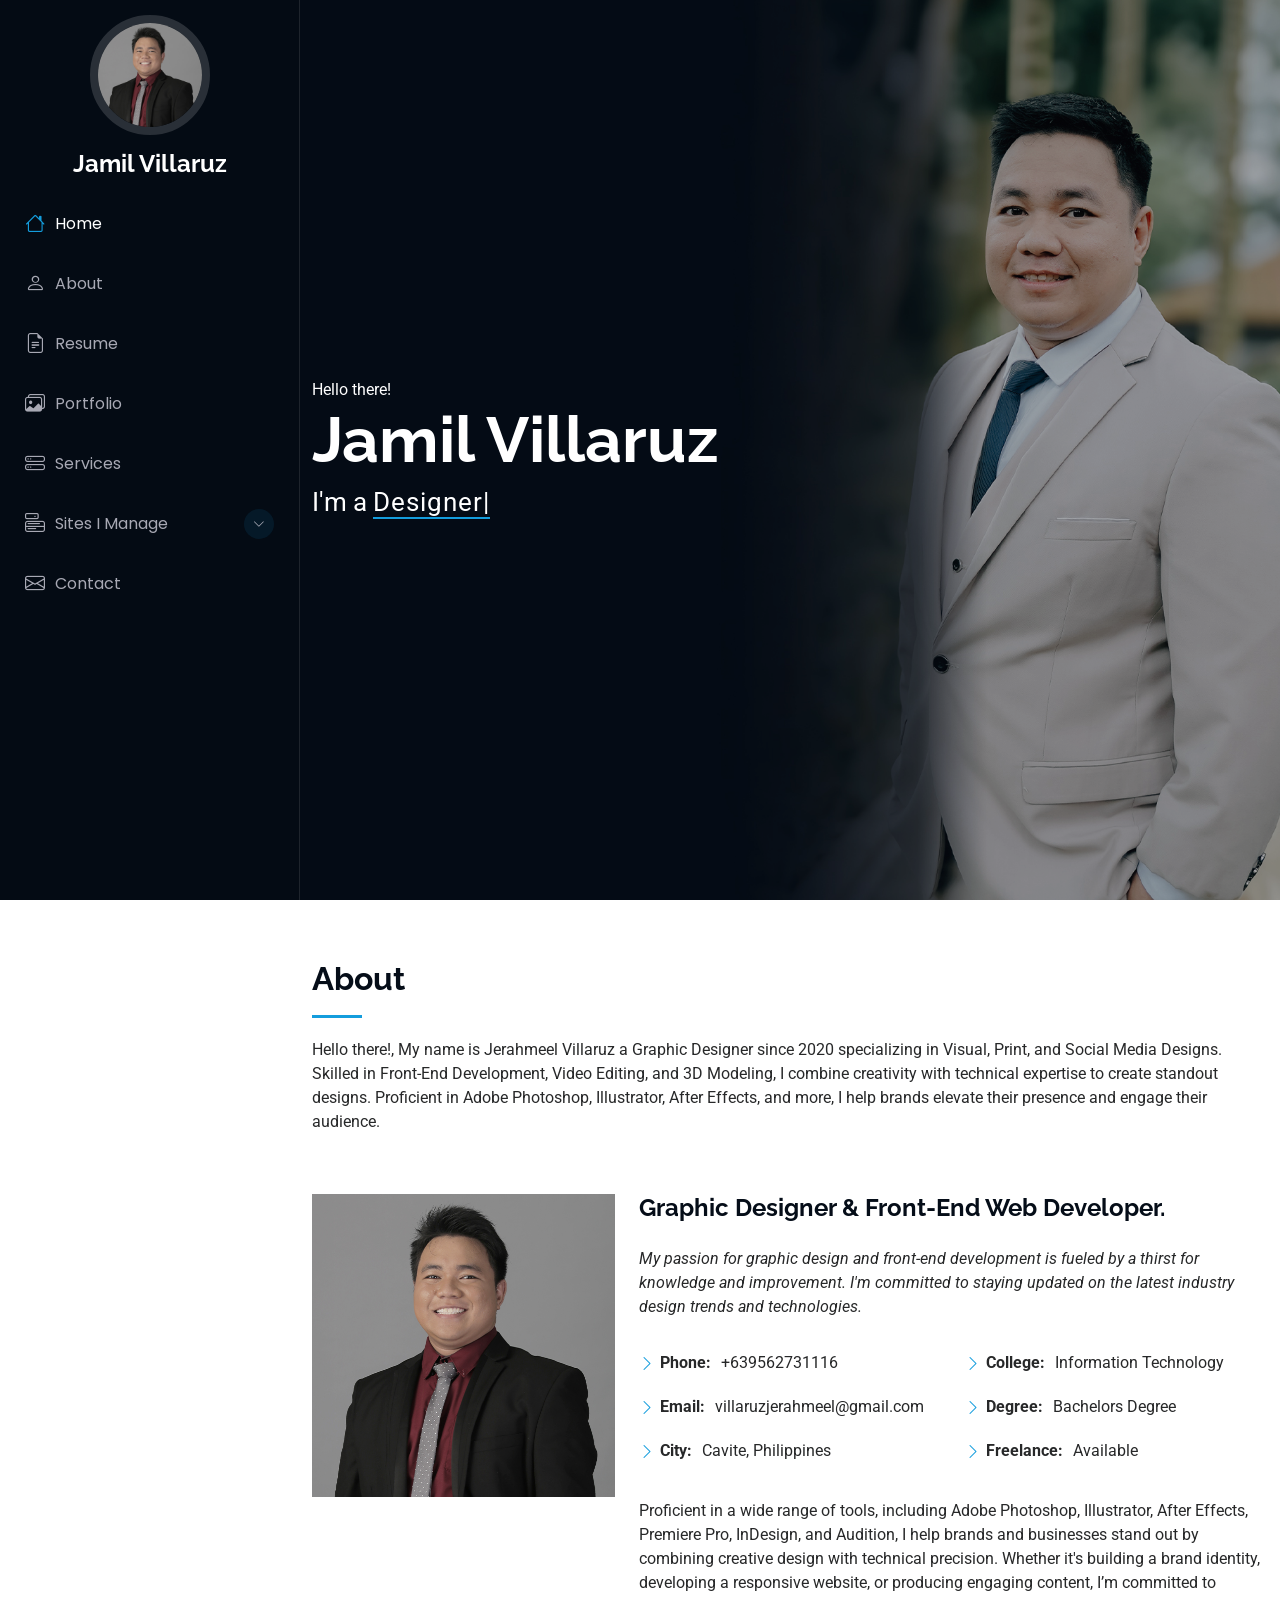
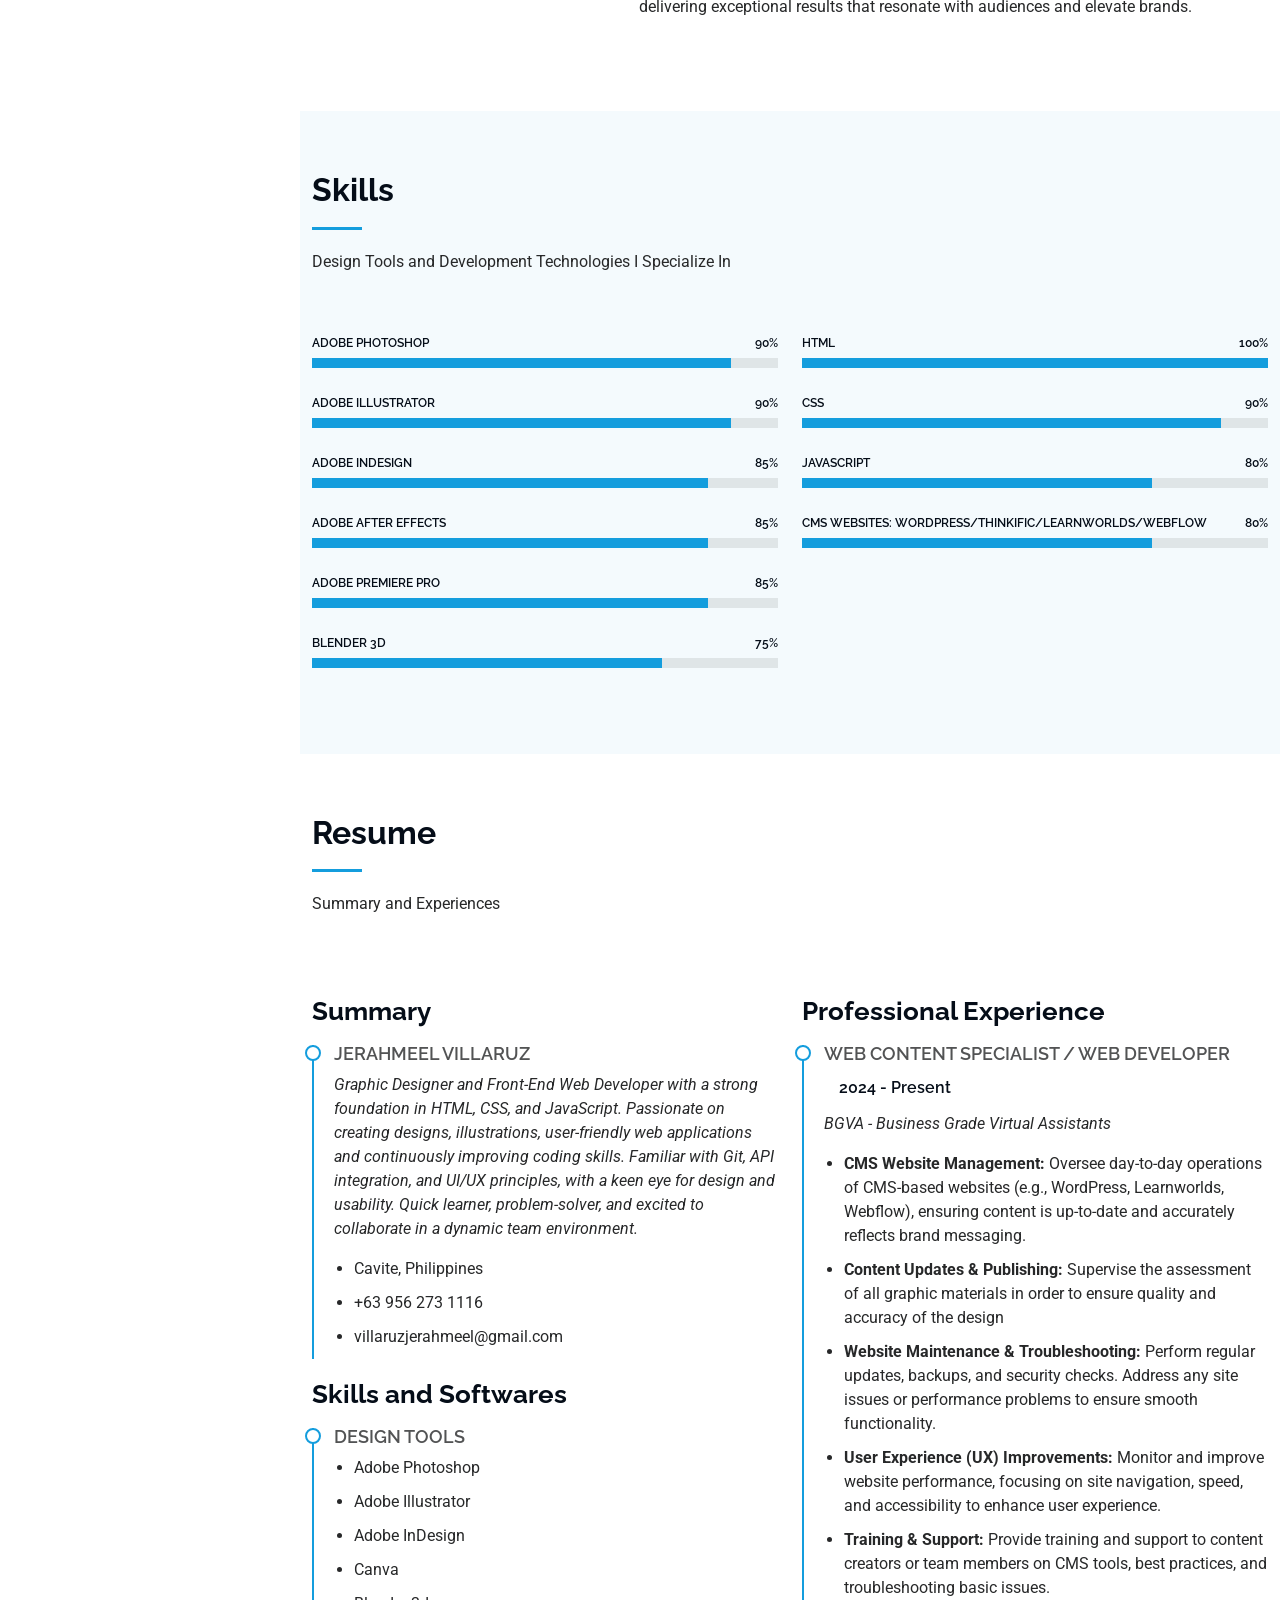
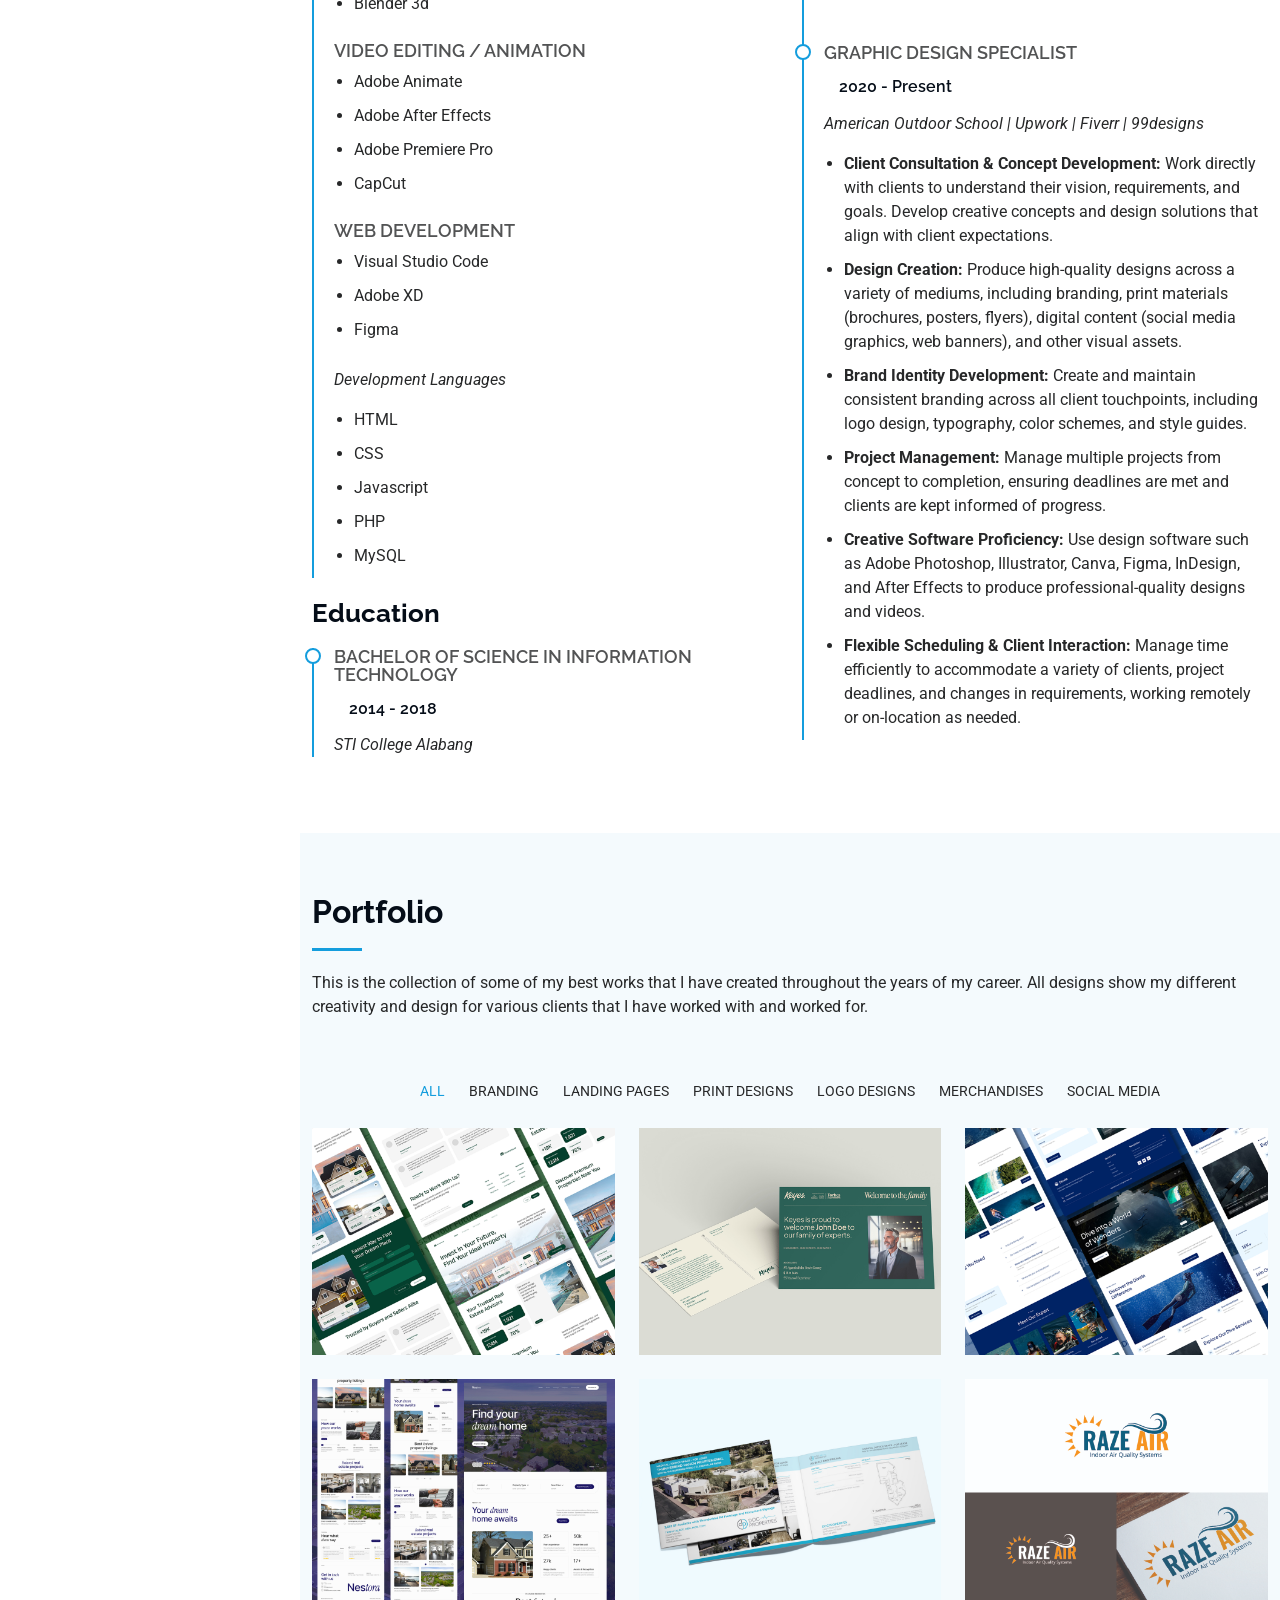
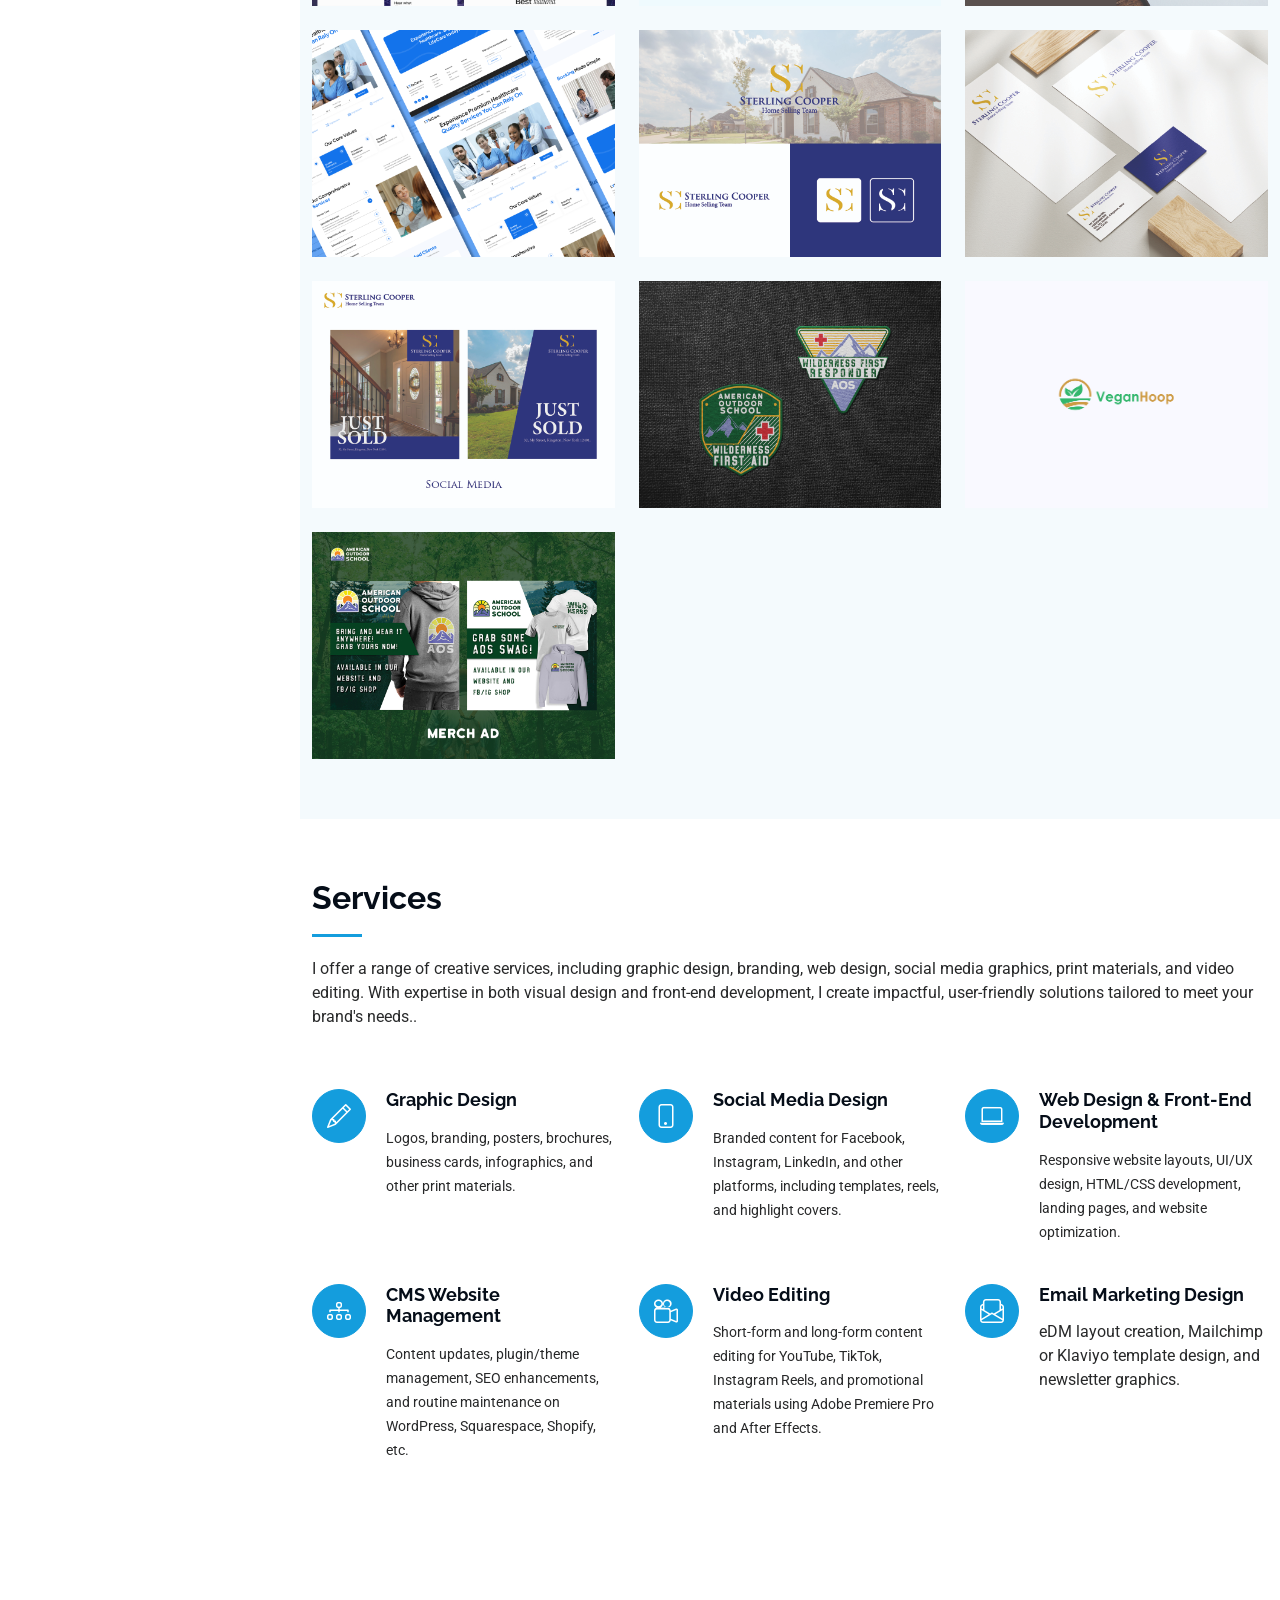
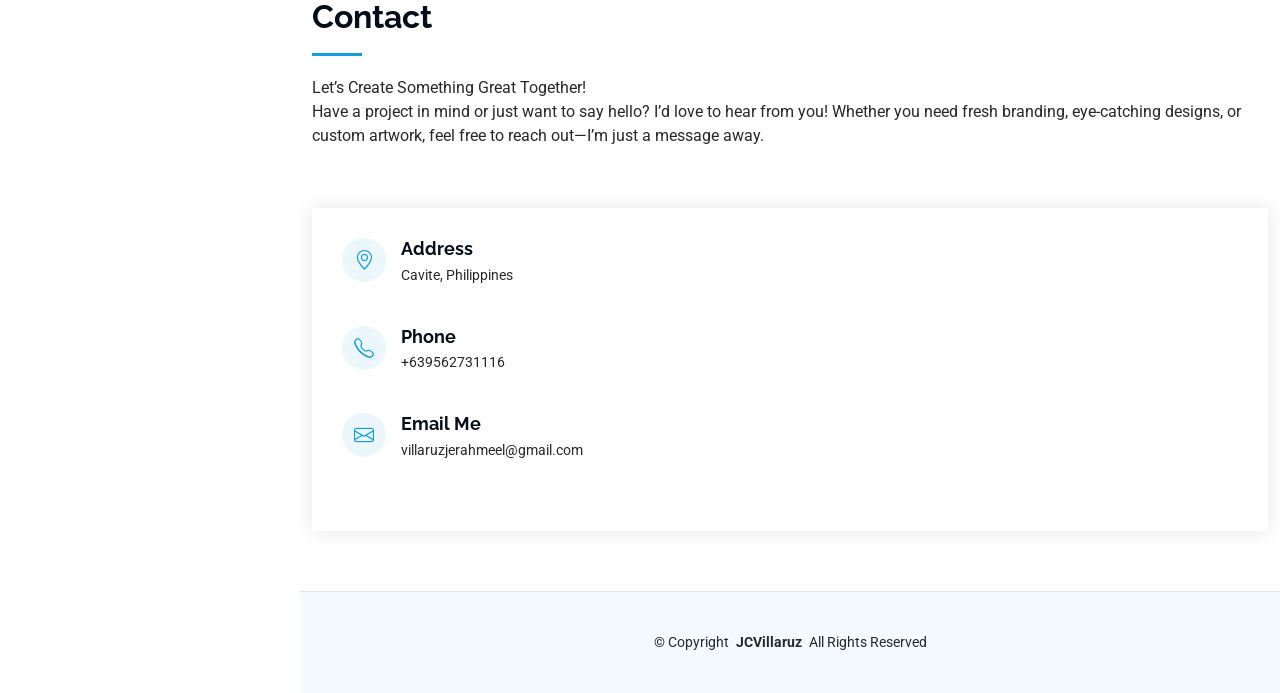
<file: index.html>
<!DOCTYPE html>
<html lang="en">

<head>
  <meta charset="utf-8">
  <meta content="width=device-width, initial-scale=1.0" name="viewport">
  <title>JCVillaruz CV</title>
  <meta content="" name="description">
  <meta content="" name="keywords">

  <!-- Favicons -->
  <link href="assets/img/favicon.png" rel="icon">
  <link href="assets/img/apple-touch-icon.png" rel="apple-touch-icon">

  <!-- Fonts -->
  <link href="https://fonts.googleapis.com" rel="preconnect">
  <link href="https://fonts.gstatic.com" rel="preconnect" crossorigin>
  <link
    href="https://fonts.googleapis.com/css2?family=Roboto:ital,wght@0,100;0,300;0,400;0,500;0,700;0,900;1,100;1,300;1,400;1,500;1,700;1,900&family=Poppins:ital,wght@0,100;0,200;0,300;0,400;0,500;0,600;0,700;0,800;0,900;1,100;1,200;1,300;1,400;1,500;1,600;1,700;1,800;1,900&family=Raleway:ital,wght@0,100;0,200;0,300;0,400;0,500;0,600;0,700;0,800;0,900;1,100;1,200;1,300;1,400;1,500;1,600;1,700;1,800;1,900&display=swap"
    rel="stylesheet">

  <!-- Vendor CSS Files -->
  <link href="assets/vendor/bootstrap/css/bootstrap.min.css" rel="stylesheet">
  <link href="assets/vendor/bootstrap-icons/bootstrap-icons.css" rel="stylesheet">
  <link href="assets/vendor/aos/aos.css" rel="stylesheet">
  <link href="assets/vendor/glightbox/css/glightbox.min.css" rel="stylesheet">
  <link href="assets/vendor/swiper/swiper-bundle.min.css" rel="stylesheet">

  <!-- Main CSS File -->
  <link href="assets/css/main.css" rel="stylesheet">

  <!-- =======================================================
  * Template Name: iPortfolio
  * Template URL: https://bootstrapmade.com/iportfolio-bootstrap-portfolio-websites-template/
  * Updated: Jun 29 2024 with Bootstrap v5.3.3
  * Author: BootstrapMade.com
  * License: https://bootstrapmade.com/license/
  ======================================================== -->
</head>

<body class="index-page">

  <header id="header" class="header dark-background d-flex flex-column">
    <i class="header-toggle d-xl-none bi bi-list"></i>

    <div class="profile-img">
      <img src="assets/img/my-profile-img.jpg" alt="" class="img-fluid rounded-circle">
    </div>

    <a href="index.html" class="logo d-flex align-items-center justify-content-center">
      <!-- Uncomment the line below if you also wish to use an image logo -->
      <!-- <img src="assets/img/logo.png" alt=""> -->
      <h1 class="sitename">Jamil Villaruz</h1>
    </a>

    <!-- <div class="social-links text-center">
      <a href="#" class="twitter"><i class="bi bi-twitter-x"></i></a>
      <a href="#" class="facebook"><i class="bi bi-facebook"></i></a>
      <a href="#" class="instagram"><i class="bi bi-instagram"></i></a>
      <a href="#" class="google-plus"><i class="bi bi-skype"></i></a>
      <a href="#" class="linkedin"><i class="bi bi-linkedin"></i></a>
    </div> -->

    <nav id="navmenu" class="navmenu">
      <ul>
        <li><a href="#hero" class="active"><i class="bi bi-house navicon"></i>Home</a></li>
        <li><a href="index.html#about"><i class="bi bi-person navicon"></i> About</a></li>
        <li><a href="index.html#resume"><i class="bi bi-file-earmark-text navicon"></i> Resume</a></li>
        <li><a href="index.html#portfolio"><i class="bi bi-images navicon"></i> Portfolio</a></li>
        <li><a href="index.html#services"><i class="bi bi-hdd-stack navicon"></i> Services</a></li>
        <li class="dropdown"><a href="#"><i class="bi bi-menu-button navicon"></i> <span>Sites I Manage</span> <i
              class="bi bi-chevron-down toggle-dropdown"></i></a>
          <ul>
            <li><a href="https://www.ipvnetwork.com/" target="_blank">IpvNetwork</a></li>
            <li><a href="https://www.conversationdesigninstitute.com/" target="_blank">CDI</a></li>
            <li><a href="https://www.madrideurosocceracademy.com/" target="_blank">MESA</a></li>
            <li><a href="https://americanoutdoorschool.thinkific.com/" target="_blank">AOS</a></li>
          </ul>
        </li>
        <li><a href="index.html#contact"><i class="bi bi-envelope navicon"></i> Contact</a></li>
      </ul>
    </nav>

  </header>

  <main class="main">

    <!-- Hero Section -->
    <section id="hero" class="hero section dark-background">

      <img src="assets/img/hero-bg.jpg" alt="" data-aos="fade-in" class="">

      <div class="container" data-aos="fade-up" data-aos-delay="100">
        <span>Hello there!</span>
        <h2>Jamil Villaruz</h2>
        <p>I'm a <span class="typed" data-typed-items="Designer, Developer, Freelancer"></span><span
            class="typed-cursor typed-cursor--blink" aria-hidden="true"></span><span
            class="typed-cursor typed-cursor--blink" aria-hidden="true"></span></p>
      </div>

    </section><!-- /Hero Section -->

    <!-- About Section -->
    <section id="about" class="about section">

      <!-- Section Title -->
      <div class="container section-title" data-aos="fade-up">
        <h2>About</h2>
        <p>Hello there!, My name is Jerahmeel Villaruz a Graphic Designer since 2020 specializing in
          Visual, Print, and Social Media Designs. Skilled in Front-End Development, Video Editing, and 3D Modeling, I
          combine creativity with technical expertise to create standout designs. Proficient in Adobe Photoshop,
          Illustrator, After Effects, and more, I help brands elevate their presence and engage their audience.</p>
      </div><!-- End Section Title -->

      <div class="container" data-aos="fade-up" data-aos-delay="100">

        <div class="row gy-4 justify-content-center">
          <div class="col-lg-4">
            <img src="assets/img/my-profile-img.jpg" class="img-fluid" alt="">
          </div>
          <div class="col-lg-8 content">
            <h2>Graphic Designer &amp; Front-End Web Developer.</h2>
            <p class="fst-italic py-3">
              My passion for graphic design and front-end development is fueled by a thirst for knowledge and
              improvement. I'm committed to staying updated on the latest industry design trends and technologies.
            </p>
            <div class="row">
              <div class="col-lg-6">
                <ul>
                  <li><i class="bi bi-chevron-right"></i> <strong>Phone:</strong> <span>+639562731116</span></li>
                  <li><i class="bi bi-chevron-right"></i> <strong>Email:</strong>
                    <span>villaruzjerahmeel@gmail.com</span>
                  </li>
                  <li><i class="bi bi-chevron-right"></i> <strong>City:</strong> <span>Cavite, Philippines</span></li>
                </ul>
              </div>
              <div class="col-lg-6">
                <ul>
                  <li><i class="bi bi-chevron-right"></i> <strong>College:</strong> <span>Information Technology</span>
                  </li>
                  <li><i class="bi bi-chevron-right"></i> <strong>Degree:</strong> <span>Bachelors Degree</span></li>

                  <li><i class="bi bi-chevron-right"></i> <strong>Freelance:</strong> <span>Available</span></li>
                </ul>
              </div>
            </div>
            <p class="py-3">
              Proficient in a wide range of tools, including Adobe Photoshop, Illustrator, After Effects, Premiere Pro,
              InDesign, and Audition, I help brands and businesses stand out by combining creative design with technical
              precision. Whether it's building a brand identity, developing a responsive website, or producing engaging
              content, I’m committed to delivering exceptional results that resonate with audiences and elevate brands.
            </p>
          </div>
        </div>

      </div>

    </section><!-- /About Section -->

    <!-- Skills Section -->
    <section id="skills" class="skills section light-background">

      <!-- Section Title -->
      <div class="container section-title" data-aos="fade-up">
        <h2>Skills</h2>
        <p>Design Tools and Development Technologies I Specialize In </p>
      </div><!-- End Section Title -->

      <div class="container" data-aos="fade-up" data-aos-delay="100">

        <div class="row skills-content skills-animation">

          <div class="col-lg-6">

            <div class="progress">
              <span class="skill"><span>Adobe Photoshop</span> <i class="val">90%</i></span>
              <div class="progress-bar-wrap">
                <div class="progress-bar" role="progressbar" aria-valuenow="90" aria-valuemin="0" aria-valuemax="100">
                </div>
              </div>
            </div><!-- End Skills Item -->

            <div class="progress">
              <span class="skill"><span>Adobe Illustrator</span> <i class="val">90%</i></span>
              <div class="progress-bar-wrap">
                <div class="progress-bar" role="progressbar" aria-valuenow="90" aria-valuemin="0" aria-valuemax="100">
                </div>
              </div>
            </div><!-- End Skills Item -->

            <div class="progress">
              <span class="skill"><span>Adobe InDesign</span> <i class="val">85%</i></span>
              <div class="progress-bar-wrap">
                <div class="progress-bar" role="progressbar" aria-valuenow="85" aria-valuemin="0" aria-valuemax="100">
                </div>
              </div>
            </div><!-- End Skills Item -->
            <div class="progress">
              <span class="skill"><span>Adobe After Effects</span> <i class="val">85%</i></span>
              <div class="progress-bar-wrap">
                <div class="progress-bar" role="progressbar" aria-valuenow="85" aria-valuemin="0" aria-valuemax="100">
                </div>
              </div>
            </div><!-- End Skills Item -->
            <div class="progress">
              <span class="skill"><span>Adobe Premiere Pro</span> <i class="val">85%</i></span>
              <div class="progress-bar-wrap">
                <div class="progress-bar" role="progressbar" aria-valuenow="85" aria-valuemin="0" aria-valuemax="100">
                </div>
              </div>
            </div><!-- End Skills Item -->
            <div class="progress">
              <span class="skill"><span>Blender 3d</span> <i class="val">75%</i></span>
              <div class="progress-bar-wrap">
                <div class="progress-bar" role="progressbar" aria-valuenow="75" aria-valuemin="0" aria-valuemax="100">
                </div>
              </div>
            </div><!-- End Skills Item -->

          </div>
          <div class="col-lg-6">

            <div class="progress">
              <span class="skill"><span>HTML</span> <i class="val">100%</i></span>
              <div class="progress-bar-wrap">
                <div class="progress-bar" role="progressbar" aria-valuenow="100" aria-valuemin="0" aria-valuemax="100">
                </div>
              </div>
            </div><!-- End Skills Item -->

            <div class="progress">
              <span class="skill"><span>CSS</span> <i class="val">90%</i></span>
              <div class="progress-bar-wrap">
                <div class="progress-bar" role="progressbar" aria-valuenow="90" aria-valuemin="0" aria-valuemax="100">
                </div>
              </div>
            </div><!-- End Skills Item -->

            <div class="progress">
              <span class="skill"><span>JavaScript</span> <i class="val">80%</i></span>
              <div class="progress-bar-wrap">
                <div class="progress-bar" role="progressbar" aria-valuenow="75" aria-valuemin="0" aria-valuemax="100">
                </div>
              </div>
            </div><!-- End Skills Item -->
            <div class="progress">
              <span class="skill"><span>CMS Websites: WordPress/Thinkific/Learnworlds/Webflow</span> <i
                  class="val">80%</i></span>
              <div class="progress-bar-wrap">
                <div class="progress-bar" role="progressbar" aria-valuenow="75" aria-valuemin="0" aria-valuemax="100">
                </div>
              </div>
            </div><!-- End Skills Item -->

          </div>
        </div>

      </div>

    </section><!-- /Skills Section -->

    <!-- Resume Section -->
    <section id="resume" class="resume section">

      <!-- Section Title -->
      <div class="container section-title" data-aos="fade-up">
        <h2>Resume</h2>
        <p>Summary and Experiences
        </p>
      </div><!-- End Section Title -->

      <div class="container">

        <div class="row">

          <div class="col-lg-6" data-aos="fade-up" data-aos-delay="100">
            <h3 class="resume-title">Summary</h3>

            <div class="resume-item pb-0">
              <h4>Jerahmeel Villaruz</h4>
              <p><em>Graphic Designer and Front-End Web Developer with a strong foundation in HTML, CSS, and
                  JavaScript. Passionate on creating designs, illustrations, user-friendly web applications and
                  continuously improving coding skills. Familiar with Git, API integration, and UI/UX principles,
                  with a keen eye for design and usability. Quick learner, problem-solver, and
                  excited to collaborate in a dynamic team environment.</em></p>
              <ul>
                <li>Cavite, Philippines</li>
                <li>+63 956 273 1116</li>
                <li>villaruzjerahmeel@gmail.com</li>
              </ul>
            </div><!-- Edn Resume Item -->

            <h3 class="resume-title">Skills and Softwares</h3>

            <div class="resume-item pb-0">
              <h4>Design Tools</h4>
              <ul>
                <li>Adobe Photoshop</li>
                <li>Adobe Illustrator</li>
                <li>Adobe InDesign</li>
                <li>Canva</li>
                <li>Blender 3d</li>
              </ul>
              <h4>Video Editing / Animation</h4>
              <ul>
                <li>Adobe Animate</li>
                <li>Adobe After Effects</li>
                <li>Adobe Premiere Pro</li>
                <li>CapCut</li>
              </ul>
              <h4>Web Development</h4>
              <ul>
                <li>Visual Studio Code</li>
                <li>Adobe XD</li>
                <li>Figma</li>
              </ul>
              <p><em>Development Languages</em></p>
              <ul>
                <li>HTML</li>
                <li>CSS</li>
                <li>Javascript</li>
                <li>PHP</li>
                <li>MySQL</li>
              </ul>
            </div><!-- Edn Resume Item -->

            <h3 class="resume-title">Education</h3>
            <div class="resume-item">
              <h4>Bachelor of Science in Information Technology</h4>
              <h5>2014 - 2018</h5>
              <p><em>STI College Alabang</em></p>
            </div><!-- Edn Resume Item -->
          </div>

          <div class="col-lg-6" data-aos="fade-up" data-aos-delay="200">
            <h3 class="resume-title">Professional Experience</h3>
            <div class="resume-item">
              <h4>Web Content Specialist / Web Developer</h4>
              <h5>2024 - Present</h5>
              <p><em>BGVA - Business Grade Virtual Assistants</em></p>
              <ul>
                <li><strong>CMS Website Management:</strong>
                  Oversee day-to-day operations of CMS-based websites (e.g., WordPress, Learnworlds, Webflow), ensuring
                  content is up-to-date and accurately reflects brand messaging.</li>
                <li><strong>Content Updates & Publishing:</strong>
                  Supervise the assessment of all graphic materials in order to ensure quality and accuracy of the
                  design</li>
                <li><strong>Website Maintenance & Troubleshooting:</strong>
                  Perform regular updates, backups, and security checks. Address any site issues or performance problems
                  to ensure smooth functionality.</li>
                <li><strong>User Experience (UX) Improvements:</strong>
                  Monitor and improve website performance, focusing on site navigation, speed, and accessibility to
                  enhance user experience.</li>
                <li><strong>Training & Support:</strong>
                  Provide training and support to content creators or team members on CMS tools, best practices, and
                  troubleshooting basic issues.</li>

              </ul>
            </div><!-- Edn Resume Item -->

            <div class="resume-item">
              <h4>Graphic Design Specialist</h4>
              <h5>2020 - Present</h5>
              <p><em>American Outdoor School | Upwork | Fiverr | 99designs</em></p>
              <ul>
                <li><strong>Client Consultation & Concept Development:</strong>
                  Work directly with clients to understand their vision, requirements, and goals. Develop creative
                  concepts and design solutions that align with client expectations.</li>
                <li><strong>Design Creation:</strong>
                  Produce high-quality designs across a variety of mediums, including branding, print materials
                  (brochures, posters, flyers), digital content (social media graphics, web banners), and other visual
                  assets.</li>
                <li><strong>Brand Identity Development:</strong>
                  Create and maintain consistent branding across all client touchpoints, including logo design,
                  typography, color schemes, and style guides.</li>
                <li><strong>Project Management:</strong>
                  Manage multiple projects from concept to completion, ensuring deadlines are met and clients are kept
                  informed of progress.</li>
                <li><strong>Creative Software Proficiency:</strong>
                  Use design software such as Adobe Photoshop, Illustrator, Canva, Figma, InDesign, and After Effects to
                  produce professional-quality designs and videos.</li>
                <li><strong>Flexible Scheduling & Client Interaction:</strong>
                  Manage time efficiently to accommodate a variety of clients, project deadlines, and changes in
                  requirements, working remotely or on-location as needed.</li>

              </ul>
            </div><!-- Edn Resume Item -->

          </div>

        </div>

      </div>

    </section><!-- /Resume Section -->

    <!-- Portfolio Section -->
    <section id="portfolio" class="portfolio section light-background">

      <!-- Section Title -->
      <div class="container section-title" data-aos="fade-up">
        <h2>Portfolio</h2>
        <p>This is the collection of some of my best works that I have created throughout
          the years of my career. All designs show my different creativity and design for
          various clients that I have worked with and worked for.</p>
      </div><!-- End Section Title -->

      <div class="container">

        <div class="isotope-layout" data-default-filter="*" data-layout="masonry" data-sort="original-order">

          <ul class="portfolio-filters isotope-filters" data-aos="fade-up" data-aos-delay="100">
            <li data-filter="*" class="filter-active">All</li>
            <li data-filter=".filter-branding">Branding</li>
            <li data-filter=".filter-landing-pages">Landing Pages</li>
            <li data-filter=".filter-print-designs">Print Designs</li>
            <li data-filter=".filter-logo-designs">Logo Designs</li>
            <li data-filter=".filter-merchandises">Merchandises</li>
            <li data-filter=".filter-social-media">Social Media</li>
          </ul><!-- End Portfolio Filters -->

          <div class="row gy-4 isotope-container" data-aos="fade-up" data-aos-delay="200">

            <!-- Landing Page 1 -->
            <div class="col-lg-4 col-md-6 portfolio-item isotope-item filter-landing-pages">
              <div class="portfolio-content h-100">
                <img src="assets/img/portfolio/landing-page-3.jpg" class="img-fluid" alt="">
                <div class="portfolio-info">
                  <h4>Landing Page</h4>
                  <p>HexanaHomes Real Estate</p>
                  <a href="assets/img/portfolio/HexanaHouse_landing page.jpg" title=""
                    data-gallery="portfolio-gallery-logo-designs" class="glightbox preview-link"><i
                      class="bi bi-zoom-in"></i></a>
                </div>
              </div>
            </div><!-- End Landing Page 1-->

            <!-- Keyes -->
            <div class="col-lg-4 col-md-6 portfolio-item isotope-item filter-branding">
              <div class="portfolio-content h-100">
                <img src="assets/img/Keyes/Keyes-postcard-2.jpg" class="img-fluid" alt="">
                <div class="portfolio-info">
                  <h4>BRANDING</h4>
                  <p>The KEYES Company</p>
                  <a href="assets/img/Keyes/Keyes-postcard-2.jpg" data-gallery="portfolio-gallery-branding"
                    class="glightbox preview-link-2"><i class="bi bi-zoom-in"></i></a>
                  <a href="portfolio-keyes.html" title="More Details" class="details-link-2"><i
                      class="bi bi-link-45deg"></i></a>
                </div>
              </div>
            </div><!-- End Keyes -->

            <!-- Landing Page 2 -->
            <div class="col-lg-4 col-md-6 portfolio-item isotope-item filter-landing-pages">
              <div class="portfolio-content h-100">
                <img src="assets/img/portfolio/landing-page-2.jpg" class="img-fluid" alt="">
                <div class="portfolio-info">
                  <h4>Landing Page</h4>
                  <p>DiveIn Diving</p>
                  <a href="assets/img/portfolio/DiveIn_Landing page.jpg" title=""
                    data-gallery="portfolio-gallery-logo-designs" class="glightbox preview-link"><i
                      class="bi bi-zoom-in"></i></a>
                </div>
              </div>
            </div><!-- End Landing Page 2-->

            <!-- Landing Page 2 -->
            <div class="col-lg-4 col-md-6 portfolio-item isotope-item filter-landing-pages">
              <div class="portfolio-content h-100">
                <img src="assets/img/portfolio/landing-page4.jpg" class="img-fluid" alt="">
                <div class="portfolio-info">
                  <h4>Landing Page</h4>
                  <p>Nestora Real Estate</p>
                  <a href="assets/img/portfolio/Nestora_LandingPage.jpg" title=""
                    data-gallery="portfolio-gallery-logo-designs" class="glightbox preview-link"><i
                      class="bi bi-zoom-in"></i></a>
                </div>
              </div>
            </div><!-- End Landing Page 2-->

            <!-- Doc properties -->
            <div class="col-lg-4 col-md-6 portfolio-item isotope-item filter-branding">
              <div class="portfolio-content h-100">
                <img src="assets/img/docproperties/docproperties-1.png" class="img-fluid" alt="">
                <div class="portfolio-info">
                  <h4>BRANDING</h4>
                  <p>DOCPROPERTIES</p>
                  <a href="assets/img/docproperties/docproperties-1.jpg" title="DOCPROPERTIES"
                    data-gallery="portfolio-gallery-branding" class="glightbox preview-link-2"><i
                      class="bi bi-zoom-in"></i></a>
                  <a href="portfolio-docproperties.html" title="More Details" class="details-link-2"><i
                      class="bi bi-link-45deg"></i></a>
                </div>
              </div>
            </div><!-- End Portfolio Item -->

            <!-- Logo Design 1 -->
            <div class="col-lg-4 col-md-6 portfolio-item isotope-item filter-logo-designs">
              <div class="portfolio-content h-100">
                <img src="assets/img/portfolio/logo-design-1.jpg" class="img-fluid" alt="">
                <div class="portfolio-info">
                  <h4>Logo Design</h4>
                  <p>Raze Air Logo Design</p>
                  <a href="assets/img/portfolio/logo-design-1.jpg" title=""
                    data-gallery="portfolio-gallery-logo-designs" class="glightbox preview-link"><i
                      class="bi bi-zoom-in"></i></a>
                </div>
              </div>
            </div><!-- End Logo Design 1-->

            

            <!-- Landing Page 1 -->
            <div class="col-lg-4 col-md-6 portfolio-item isotope-item filter-landing-pages">
              <div class="portfolio-content h-100">
                <img src="assets/img/portfolio/landing-page-1.jpg" class="img-fluid" alt="">
                <div class="portfolio-info">
                  <h4>Landing Page</h4>
                  <p>LifeCare Healthcare</p>
                  <a href="assets/img/portfolio/LifeCare_landing page.png" title=""
                    data-gallery="portfolio-gallery-logo-designs" class="glightbox preview-link"><i
                      class="bi bi-zoom-in"></i></a>
                </div>
              </div>
            </div><!-- End Landing Page 1-->

            <!-- Logo Design 2 -->
            <div class="col-lg-4 col-md-6 portfolio-item isotope-item filter-logo-designs">
              <div class="portfolio-content h-100">
                <img src="assets/img/portfolio/logo-design-2.jpg" class="img-fluid" alt="">
                <div class="portfolio-info">
                  <h4>Logo Design</h4>
                  <p>Sterling Cooper Logo Design</p>
                  <a href="assets/img/portfolio/logo-design-2.jpg" title=""
                    data-gallery="portfolio-gallery-logo-designs" class="glightbox preview-link"><i
                      class="bi bi-zoom-in"></i></a>
                </div>
              </div>
            </div><!-- End Logo Design 2-->

            <!-- Print Design 1 -->
            <div class="col-lg-4 col-md-6 portfolio-item isotope-item filter-print-designs">
              <div class="portfolio-content h-100">
                <img src="assets/img/portfolio/print-design-1.jpg" class="img-fluid" alt="">
                <div class="portfolio-info">
                  <h4>Print Design</h4>
                  <p>Sterling Cooper Stationaries</p>
                  <a href="assets/img/portfolio/print-design-1.jpg" title=""
                    data-gallery="portfolio-gallery-print-designs" class="glightbox preview-link"><i
                      class="bi bi-zoom-in"></i></a>
                </div>
              </div>
            </div><!-- End Portfolio Item -->

            <!-- social media design 1 -->
            <div class="col-lg-4 col-md-6 portfolio-item isotope-item filter-social-media">
              <div class="portfolio-content h-100">
                <img src="assets/img/portfolio/social-media-1.jpg" class="img-fluid" alt="">
                <div class="portfolio-info">
                  <h4>Print Design</h4>
                  <p>Sterling Cooper Social Media</p>
                  <a href="assets/img/portfolio/social-media-1.jpg" title=""
                    data-gallery="portfolio-gallery-social-media" class="glightbox preview-link"><i
                      class="bi bi-zoom-in"></i></a>
                </div>
              </div>
            </div><!-- End Portfolio Item -->

            <!-- AOS -->
            <div class="col-lg-4 col-md-6 portfolio-item isotope-item filter-merchandises">
              <div class="portfolio-content h-100">
                <img src="assets/img/portfolio/embroidery-1.jpg" class="img-fluid" alt="">
                <div class="portfolio-info">
                  <h4>Merchandises</h4>
                  <p>AOS Embroided Badges</p>
                  <a href="assets/img/portfolio/embroidery-1.jpg" title=""
                    data-gallery="portfolio-gallery-merchandises" class="glightbox preview-link"><i
                      class="bi bi-zoom-in"></i></a>
                </div>
              </div>
            </div><!-- End Keyes -->

            <!-- Logofolio -->
            <div class="col-lg-4 col-md-6 portfolio-item isotope-item filter-logo-designs">
              <div class="portfolio-content h-100">
                <img src="assets/img/portfolio/LogoFolio-vol-2.gif" class="img-fluid" alt="">
                <div class="portfolio-info">
                  <h4>Logo Design</h4>
                  <p>Logofolio 2</p>
                  <a href="assets/img/portfolio/LogoFolio-vol-2.gif" title=""
                    data-gallery="portfolio-gallery-merchandises" class="glightbox preview-link"><i
                      class="bi bi-zoom-in"></i></a>
                </div>
              </div>
            </div><!-- End Logofolio -->

             <!-- Logo Design 2 -->
            <div class="col-lg-4 col-md-6 portfolio-item isotope-item filter-merchandises filter-social-media">
              <div class="portfolio-content h-100">
                <img src="assets/img/portfolio/merch-1.jpg" class="img-fluid" alt="">
                <div class="portfolio-info">
                  <h4>Merch Ad</h4>
                  <p>American Outdoor School</p>
                  <a href="assets/img/portfolio/merch-1.jpg" title=""
                    data-gallery="portfolio-gallery-logo-designs" class="glightbox preview-link"><i
                      class="bi bi-zoom-in"></i></a>
                </div>
              </div>
            </div><!-- End Logo Design 2-->

          </div><!-- End Portfolio Container -->

        </div>

      </div>

    </section><!-- /Portfolio Section -->

    <!-- Services Section -->
    <section id="services" class="services section">

      <!-- Section Title -->
      <div class="container section-title" data-aos="fade-up">
        <h2>Services</h2>
        <p>I offer a range of creative services, including graphic design, branding, web design, social media graphics,
          print materials, and video editing. With expertise in both visual design and front-end development, I create
          impactful, user-friendly solutions tailored to meet your brand's needs..</p>
      </div><!-- End Section Title -->

      <div class="container">

        <div class="row gy-4">

          <div class="col-lg-4 col-md-6 service-item d-flex" data-aos="fade-up" data-aos-delay="100">
            <div class="icon flex-shrink-0"><i class="bi bi-pencil"></i></div>
            <div>
              <h4 class="title">Graphic Design</h4>
              <p class="description">Logos, branding, posters, brochures, business cards, infographics, and other print
                materials.</p>
            </div>
          </div>
          <!-- End Service Item -->

          <div class="col-lg-4 col-md-6 service-item d-flex" data-aos="fade-up" data-aos-delay="200">
            <div class="icon flex-shrink-0"><i class="bi bi-phone"></i></div>
            <div>
              <h4 class="title">Social Media Design</h4>
              <p class="description">Branded content for Facebook, Instagram, LinkedIn, and other platforms, including
                templates, reels, and highlight covers.</p>
            </div>
          </div><!-- End Service Item -->

          <div class="col-lg-4 col-md-6 service-item d-flex" data-aos="fade-up" data-aos-delay="300">
            <div class="icon flex-shrink-0"><i class="bi bi-laptop"></i></div>
            <div>
              <h4 class="title">Web Design & Front-End Development</h4>
              <p class="description">Responsive website layouts, UI/UX design, HTML/CSS development, landing pages, and
                website optimization.</p>
            </div>
          </div><!-- End Service Item -->

          <div class="col-lg-4 col-md-6 service-item d-flex" data-aos="fade-up" data-aos-delay="400">
            <div class="icon flex-shrink-0"><i class="bi bi-diagram-3"></i></div>
            <div>
              <h4 class="title">CMS Website Management</h4>
              <p class="description">Content updates, plugin/theme management, SEO enhancements, and routine maintenance
                on WordPress, Squarespace, Shopify, etc.</p>
            </div>
          </div><!-- End Service Item -->

          <div class="col-lg-4 col-md-6 service-item d-flex" data-aos="fade-up" data-aos-delay="500">
            <div class="icon flex-shrink-0"><i class="bi bi-camera-reels"></i></div>
            <div>
              <h4 class="title">Video Editing</h4>
              <p class="description">Short-form and long-form content editing for YouTube, TikTok, Instagram Reels, and
                promotional materials using Adobe Premiere Pro and After Effects.</p>
            </div>
          </div><!-- End Service Item -->

          <div class="col-lg-4 col-md-6 service-item d-flex" data-aos="fade-up" data-aos-delay="600">
            <div class="icon flex-shrink-0"><i class="bi bi-envelope-paper"></i></div>
            <div>
              <h4 class="title">Email Marketing Design</h4>
              <p class="descriptio">eDM layout creation, Mailchimp or Klaviyo template design, and newsletter graphics.
              </p>
            </div>
          </div><!-- End Service Item -->

        </div>

      </div>

    </section><!-- /Services Section -->

    <!-- Contact Section -->
    <section id="contact" class="contact section">

      <!-- Section Title -->
      <div class="container section-title" data-aos="fade-up">
        <h2>Contact</h2>
        <p>Let’s Create Something Great Together!<br>
          Have a project in mind or just want to say hello? I’d love to hear from you! Whether you need fresh branding,
          eye-catching designs, or custom artwork, feel free to reach out—I’m just a message away.</p>
      </div><!-- End Section Title -->

      <div class="container" data-aos="fade-up" data-aos-delay="100">

        <div class="row gy-4">

          <div class="col-lg-12">

            <div class="info-wrap">
              <div class="info-item d-flex" data-aos="fade-up" data-aos-delay="200">
                <i class="bi bi-geo-alt flex-shrink-0"></i>
                <div>
                  <h3>Address</h3>
                  <p>Cavite, Philippines</p>
                </div>
              </div><!-- End Info Item -->

              <div class="info-item d-flex" data-aos="fade-up" data-aos-delay="300">
                <i class="bi bi-telephone flex-shrink-0"></i>
                <div>
                  <h3>Phone</h3>
                  <p>+639562731116</p>
                </div>
              </div><!-- End Info Item -->

              <div class="info-item d-flex" data-aos="fade-up" data-aos-delay="400">
                <i class="bi bi-envelope flex-shrink-0"></i>
                <div>
                  <h3>Email Me</h3>
                  <p>villaruzjerahmeel@gmail.com</p>
                </div>
              </div><!-- End Info Item -->

              <!-- <iframe
                src="https://www.google.com/maps/embed?pb=!1m18!1m12!1m3!1d247469.21789742296!2d120.72598905853044!3d14.270329452452014!2m3!1f0!2f0!3f0!3m2!1i1024!2i768!4f13.1!3m3!1m2!1s0x3397d4eae8163c71%3A0xf0c4d0843bdde727!2sCavite!5e0!3m2!1sen!2sph!4v1744718358817!5m2!1sen!2sph"
                frameborder="0" style="border:0; width: 100%; height: 270px;" allowfullscreen="" loading="lazy"
                referrerpolicy="no-referrer-when-downgrade"></iframe> -->

            </div>
          </div>

          <!-- <div class="col-lg-7">
            <form action="forms/contact.php" method="post" class="php-email-form" data-aos="fade-up"
              data-aos-delay="200">
              <div class="row gy-4">

                <div class="col-md-6">
                  <label for="name-field" class="pb-2">Your Name</label>
                  <input type="text" name="name" id="name-field" class="form-control" required="">
                </div>

                <div class="col-md-6">
                  <label for="email-field" class="pb-2">Your Email</label>
                  <input type="email" class="form-control" name="email" id="email-field" required="">
                </div>

                <div class="col-md-12">
                  <label for="subject-field" class="pb-2">Subject</label>
                  <input type="text" class="form-control" name="subject" id="subject-field" required="">
                </div>

                <div class="col-md-12">
                  <label for="message-field" class="pb-2">Message</label>
                  <textarea class="form-control" name="message" rows="10" id="message-field" required=""></textarea>
                </div>

                <div class="col-md-12 text-center">
                  <div class="loading">Loading</div>
                  <div class="error-message"></div>
                  <div class="sent-message">Your message has been sent. Thank you!</div>

                  <button type="submit">Send Message</button>
                </div>

              </div>
            </form>
          </div> -->

          <!-- End Contact Form -->

        </div>

      </div>

    </section><!-- /Contact Section -->

  </main>

  <footer id="footer" class="footer position-relative light-background">

    <div class="container">
      <div class="copyright text-center ">
        <p>© <span>Copyright</span> <strong class="px-1 sitename">JCVillaruz</strong> <span>All Rights Reserved</span>
        </p>
      </div>
    </div>

  </footer>

  <!-- Scroll Top -->
  <a href="#" id="scroll-top" class="scroll-top d-flex align-items-center justify-content-center"><i
      class="bi bi-arrow-up-short"></i></a>

  <!-- Preloader -->
  <div id="preloader"></div>

  <!-- Vendor JS Files -->
  <script src="assets/vendor/bootstrap/js/bootstrap.bundle.min.js"></script>
  <script src="assets/vendor/php-email-form/validate.js"></script>
  <script src="assets/vendor/aos/aos.js"></script>
  <script src="assets/vendor/typed.js/typed.umd.js"></script>
  <script src="assets/vendor/purecounter/purecounter_vanilla.js"></script>
  <script src="assets/vendor/waypoints/noframework.waypoints.js"></script>
  <script src="assets/vendor/glightbox/js/glightbox.min.js"></script>
  <script src="assets/vendor/imagesloaded/imagesloaded.pkgd.min.js"></script>
  <script src="assets/vendor/isotope-layout/isotope.pkgd.min.js"></script>
  <script src="assets/vendor/swiper/swiper-bundle.min.js"></script>

  <!-- Main JS File -->
  <script src="assets/js/main.js"></script>

</body>

</html>
</file>
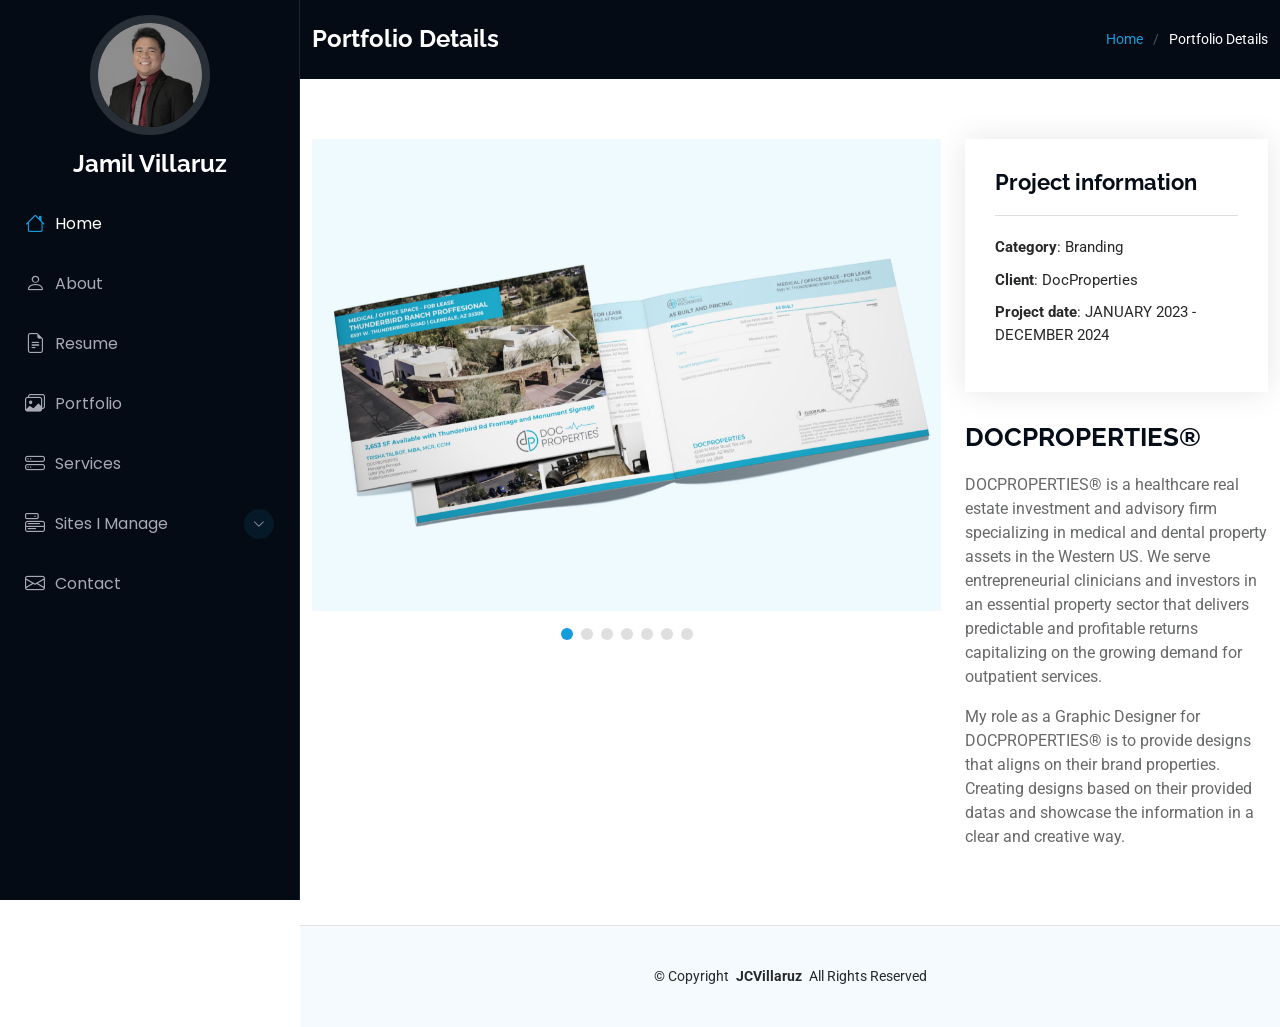
<file: portfolio-docproperties.html>
<!DOCTYPE html>
<html lang="en">

<head>
    <meta charset="utf-8">
    <meta content="width=device-width, initial-scale=1.0" name="viewport">
    <title>JCVillaruz Porfolio - Docproperties</title>
    <meta content="" name="description">
    <meta content="" name="keywords">

    <!-- Favicons -->
    <link href="assets/img/favicon.png" rel="icon">
    <link href="assets/img/apple-touch-icon.png" rel="apple-touch-icon">

    <!-- Fonts -->
    <link href="https://fonts.googleapis.com" rel="preconnect">
    <link href="https://fonts.gstatic.com" rel="preconnect" crossorigin>
    <link
        href="https://fonts.googleapis.com/css2?family=Roboto:ital,wght@0,100;0,300;0,400;0,500;0,700;0,900;1,100;1,300;1,400;1,500;1,700;1,900&family=Poppins:ital,wght@0,100;0,200;0,300;0,400;0,500;0,600;0,700;0,800;0,900;1,100;1,200;1,300;1,400;1,500;1,600;1,700;1,800;1,900&family=Raleway:ital,wght@0,100;0,200;0,300;0,400;0,500;0,600;0,700;0,800;0,900;1,100;1,200;1,300;1,400;1,500;1,600;1,700;1,800;1,900&display=swap"
        rel="stylesheet">

    <!-- Vendor CSS Files -->
    <link href="assets/vendor/bootstrap/css/bootstrap.min.css" rel="stylesheet">
    <link href="assets/vendor/bootstrap-icons/bootstrap-icons.css" rel="stylesheet">
    <link href="assets/vendor/aos/aos.css" rel="stylesheet">
    <link href="assets/vendor/glightbox/css/glightbox.min.css" rel="stylesheet">
    <link href="assets/vendor/swiper/swiper-bundle.min.css" rel="stylesheet">

    <!-- Main CSS File -->
    <link href="assets/css/main.css" rel="stylesheet">

    <!-- =======================================================
  * Template Name: iPortfolio
  * Template URL: https://bootstrapmade.com/iportfolio-bootstrap-portfolio-websites-template/
  * Updated: Jun 29 2024 with Bootstrap v5.3.3
  * Author: BootstrapMade.com
  * License: https://bootstrapmade.com/license/
  ======================================================== -->
</head>

<body class="portfolio-details-page">

    <header id="header" class="header dark-background d-flex flex-column">
        <i class="header-toggle d-xl-none bi bi-list"></i>

        <div class="profile-img">
            <img src="assets/img/my-profile-img.jpg" alt="" class="img-fluid rounded-circle">
        </div>

        <a href="index.html" class="logo d-flex align-items-center justify-content-center">
            <!-- Uncomment the line below if you also wish to use an image logo -->
            <!-- <img src="assets/img/logo.png" alt=""> -->
            <h1 class="sitename">Jamil Villaruz</h1>
        </a>

       <!-- <div class="social-links text-center">
            <a href="#" class="twitter"><i class="bi bi-twitter-x"></i></a>
            <a href="#" class="facebook"><i class="bi bi-facebook"></i></a>
            <a href="#" class="instagram"><i class="bi bi-instagram"></i></a>
            <a href="#" class="google-plus"><i class="bi bi-skype"></i></a>
            <a href="#" class="linkedin"><i class="bi bi-linkedin"></i></a>
        </div>-->

         <nav id="navmenu" class="navmenu">
      <ul>
        <li><a href="#hero" class="active"><i class="bi bi-house navicon"></i>Home</a></li>
        <li><a href="index.html#about"><i class="bi bi-person navicon"></i> About</a></li>
        <li><a href="index.html#resume"><i class="bi bi-file-earmark-text navicon"></i> Resume</a></li>
        <li><a href="index.html#portfolio"><i class="bi bi-images navicon"></i> Portfolio</a></li>
        <li><a href="index.html#services"><i class="bi bi-hdd-stack navicon"></i> Services</a></li>
        <li class="dropdown"><a href="#"><i class="bi bi-menu-button navicon"></i> <span>Sites I Manage</span> <i
              class="bi bi-chevron-down toggle-dropdown"></i></a>
          <ul>
            <li><a href="https://www.ipvnetwork.com/" target="_blank">IpvNetwork</a></li>
            <li><a href="https://www.conversationdesigninstitute.com/" target="_blank">CDI</a></li>
            <li><a href="https://www.madrideurosocceracademy.com/" target="_blank">MESA</a></li>
            <li><a href="https://americanoutdoorschool.thinkific.com/" target="_blank">AOS</a></li>
          </ul>
        </li>
        <li><a href="index.html#contact"><i class="bi bi-envelope navicon"></i> Contact</a></li>
      </ul>
    </nav>

    </header>

    <main class="main">

        <!-- Page Title -->
        <div class="page-title dark-background">
            <div class="container d-lg-flex justify-content-between align-items-center">
                <h1 class="mb-2 mb-lg-0">Portfolio Details</h1>
                <nav class="breadcrumbs">
                    <ol>
                        <li><a href="index.html#portfolio">Home</a></li>
                        <li class="current">Portfolio Details</li>
                    </ol>
                </nav>
            </div>
        </div><!-- End Page Title -->

        <!-- Portfolio Details Section -->
        <section id="portfolio-details" class="portfolio-details section">

            <div class="container" data-aos="fade-up" data-aos-delay="100">

                <div class="row gy-4">

                    <div class="col-lg-8">
                        <div class="portfolio-details-slider swiper init-swiper">

                            <script type="application/json" class="swiper-config">
                {
                  "loop": true,
                  "speed": 600,
                  "autoplay": {
                    "delay": 5000
                  },
                  "slidesPerView": "auto",
                  "pagination": {
                    "el": ".swiper-pagination",
                    "type": "bullets",
                    "clickable": true
                  }
                }
              </script>

                            <div class="swiper-wrapper align-items-center">

                                <div class="swiper-slide">
                                    <img src="assets/img/docproperties/docproperties-1.png" alt="">
                                </div>
                                <div class="swiper-slide">
                                    <img src="assets/img/docproperties/docproperties-2.jpg" alt="">
                                </div>
                                <div class="swiper-slide">
                                    <img src="assets/img/docproperties/docproperties-3.jpg" alt="">
                                </div>
                                <div class="swiper-slide">
                                    <img src="assets/img/docproperties/docproperties-4.jpg" alt="">
                                </div>
                                <div class="swiper-slide">
                                    <img src="assets/img/docproperties/docproperties-5.jpg" alt="">
                                </div>
                                <div class="swiper-slide">
                                    <img src="assets/img/docproperties/docproperties-6.jpg" alt="">
                                </div>
                                <div class="swiper-slide">
                                    <img src="assets/img/docproperties/docproperties-7.jpg" alt="">
                                </div>


                            </div>
                            <div class="swiper-pagination"></div>
                        </div>
                    </div>

                    <div class="col-lg-4">
                        <div class="portfolio-info" data-aos="fade-up" data-aos-delay="200">
                            <h3>Project information</h3>
                            <ul>
                                <li><strong>Category</strong>: Branding</li>
                                <li><strong>Client</strong>: DocProperties</li>
                                <li><strong>Project date</strong>: JANUARY 2023 - DECEMBER 2024</li>
                            </ul>
                        </div>
                        <div class="portfolio-description" data-aos="fade-up" data-aos-delay="300">
                            <h2>DOCPROPERTIES®</h2>
                            <p>
                                DOCPROPERTIES® is a healthcare real estate investment and advisory
                                firm specializing in medical and dental property assets in the Western US.
                                We serve entrepreneurial clinicians and investors in an essential property
                                sector that delivers predictable and profitable returns capitalizing on the
                                growing demand for outpatient services.
                            </p>
                            <p>
                                My role as a Graphic Designer for DOCPROPERTIES® is to provide
                                designs that aligns on their brand properties. Creating designs based on their
                                provided datas and showcase the information in a clear and creative way.
                            </p>
                        </div>
                    </div>

                </div>

            </div>

        </section><!-- /Portfolio Details Section -->

    </main>

    <footer id="footer" class="footer position-relative light-background">

    <div class="container">
      <div class="copyright text-center ">
        <p>© <span>Copyright</span> <strong class="px-1 sitename">JCVillaruz</strong> <span>All Rights Reserved</span>
        </p>
      </div>
    </div>

  </footer>

    <!-- Scroll Top -->
    <a href="#" id="scroll-top" class="scroll-top d-flex align-items-center justify-content-center"><i
            class="bi bi-arrow-up-short"></i></a>

    <!-- Preloader -->
    <div id="preloader"></div>

    <!-- Vendor JS Files -->
    <script src="assets/vendor/bootstrap/js/bootstrap.bundle.min.js"></script>
    <script src="assets/vendor/php-email-form/validate.js"></script>
    <script src="assets/vendor/aos/aos.js"></script>
    <script src="assets/vendor/typed.js/typed.umd.js"></script>
    <script src="assets/vendor/purecounter/purecounter_vanilla.js"></script>
    <script src="assets/vendor/waypoints/noframework.waypoints.js"></script>
    <script src="assets/vendor/glightbox/js/glightbox.min.js"></script>
    <script src="assets/vendor/imagesloaded/imagesloaded.pkgd.min.js"></script>
    <script src="assets/vendor/isotope-layout/isotope.pkgd.min.js"></script>
    <script src="assets/vendor/swiper/swiper-bundle.min.js"></script>

    <!-- Main JS File -->
    <script src="assets/js/main.js"></script>

</body>

</html>
</file>
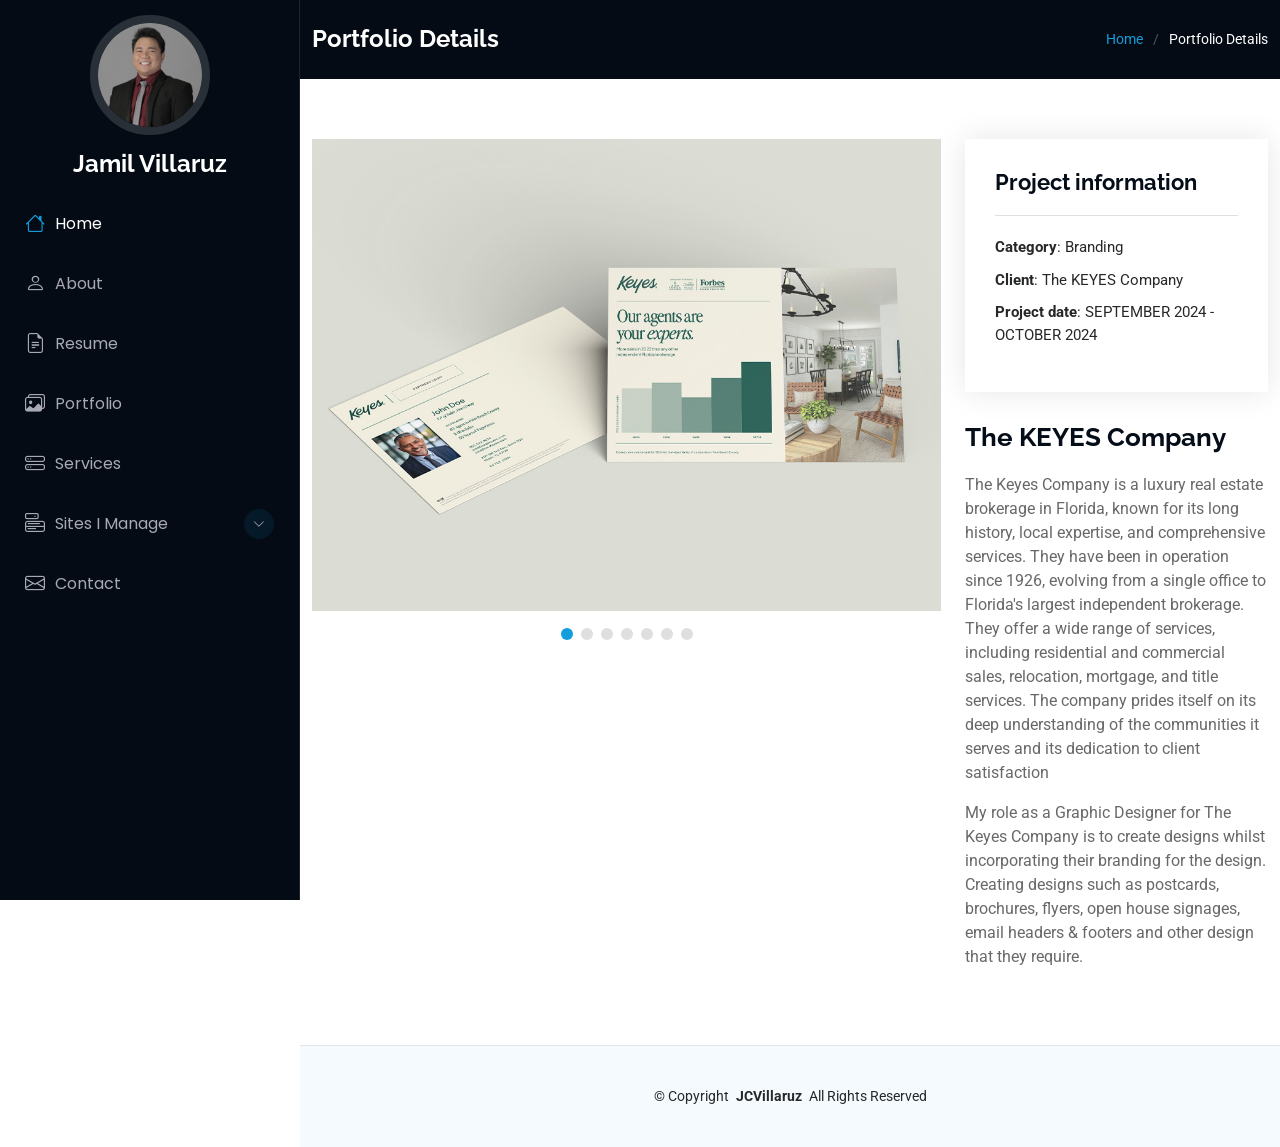
<file: portfolio-keyes.html>
<!DOCTYPE html>
<html lang="en">

<head>
    <meta charset="utf-8">
    <meta content="width=device-width, initial-scale=1.0" name="viewport">
    <title>JCVillaruz Porfolio - Keyes</title>
    <meta content="" name="description">
    <meta content="" name="keywords">

    <!-- Favicons -->
    <link href="assets/img/favicon.png" rel="icon">
    <link href="assets/img/apple-touch-icon.png" rel="apple-touch-icon">

    <!-- Fonts -->
    <link href="https://fonts.googleapis.com" rel="preconnect">
    <link href="https://fonts.gstatic.com" rel="preconnect" crossorigin>
    <link
        href="https://fonts.googleapis.com/css2?family=Roboto:ital,wght@0,100;0,300;0,400;0,500;0,700;0,900;1,100;1,300;1,400;1,500;1,700;1,900&family=Poppins:ital,wght@0,100;0,200;0,300;0,400;0,500;0,600;0,700;0,800;0,900;1,100;1,200;1,300;1,400;1,500;1,600;1,700;1,800;1,900&family=Raleway:ital,wght@0,100;0,200;0,300;0,400;0,500;0,600;0,700;0,800;0,900;1,100;1,200;1,300;1,400;1,500;1,600;1,700;1,800;1,900&display=swap"
        rel="stylesheet">

    <!-- Vendor CSS Files -->
    <link href="assets/vendor/bootstrap/css/bootstrap.min.css" rel="stylesheet">
    <link href="assets/vendor/bootstrap-icons/bootstrap-icons.css" rel="stylesheet">
    <link href="assets/vendor/aos/aos.css" rel="stylesheet">
    <link href="assets/vendor/glightbox/css/glightbox.min.css" rel="stylesheet">
    <link href="assets/vendor/swiper/swiper-bundle.min.css" rel="stylesheet">

    <!-- Main CSS File -->
    <link href="assets/css/main.css" rel="stylesheet">

    <!-- =======================================================
  * Template Name: iPortfolio
  * Template URL: https://bootstrapmade.com/iportfolio-bootstrap-portfolio-websites-template/
  * Updated: Jun 29 2024 with Bootstrap v5.3.3
  * Author: BootstrapMade.com
  * License: https://bootstrapmade.com/license/
  ======================================================== -->
</head>

<body class="portfolio-details-page">

    <header id="header" class="header dark-background d-flex flex-column">
        <i class="header-toggle d-xl-none bi bi-list"></i>

        <div class="profile-img">
            <img src="assets/img/my-profile-img.jpg" alt="" class="img-fluid rounded-circle">
        </div>

        <a href="index.html" class="logo d-flex align-items-center justify-content-center">
            <!-- Uncomment the line below if you also wish to use an image logo -->
            <!-- <img src="assets/img/logo.png" alt=""> -->
            <h1 class="sitename">Jamil Villaruz</h1>
        </a>

        <!-- <div class="social-links text-center">
            <a href="#" class="twitter"><i class="bi bi-twitter-x"></i></a>
            <a href="#" class="facebook"><i class="bi bi-facebook"></i></a>
            <a href="#" class="instagram"><i class="bi bi-instagram"></i></a>
            <a href="#" class="google-plus"><i class="bi bi-skype"></i></a>
            <a href="#" class="linkedin"><i class="bi bi-linkedin"></i></a>
        </div> -->

         <nav id="navmenu" class="navmenu">
      <ul>
        <li><a href="#hero" class="active"><i class="bi bi-house navicon"></i>Home</a></li>
        <li><a href="index.html#about"><i class="bi bi-person navicon"></i> About</a></li>
        <li><a href="index.html#resume"><i class="bi bi-file-earmark-text navicon"></i> Resume</a></li>
        <li><a href="index.html#portfolio"><i class="bi bi-images navicon"></i> Portfolio</a></li>
        <li><a href="index.html#services"><i class="bi bi-hdd-stack navicon"></i> Services</a></li>
        <li class="dropdown"><a href="#"><i class="bi bi-menu-button navicon"></i> <span>Sites I Manage</span> <i
              class="bi bi-chevron-down toggle-dropdown"></i></a>
          <ul>
            <li><a href="https://www.ipvnetwork.com/" target="_blank">IpvNetwork</a></li>
            <li><a href="https://www.conversationdesigninstitute.com/" target="_blank">CDI</a></li>
            <li><a href="https://www.madrideurosocceracademy.com/" target="_blank">MESA</a></li>
            <li><a href="https://americanoutdoorschool.thinkific.com/" target="_blank">AOS</a></li>
          </ul>
        </li>
        <li><a href="index.html#contact"><i class="bi bi-envelope navicon"></i> Contact</a></li>
      </ul>
    </nav>

    </header>

    <main class="main">

        <!-- Page Title -->
        <div class="page-title dark-background">
            <div class="container d-lg-flex justify-content-between align-items-center">
                <h1 class="mb-2 mb-lg-0">Portfolio Details</h1>
                <nav class="breadcrumbs">
                    <ol>
                        <li><a href="index.html#portfolio">Home</a></li>
                        <li class="current">Portfolio Details</li>
                    </ol>
                </nav>
            </div>
        </div><!-- End Page Title -->

        <!-- Portfolio Details Section -->
        <section id="portfolio-details" class="portfolio-details section">

            <div class="container" data-aos="fade-up" data-aos-delay="100">

                <div class="row gy-4">

                    <div class="col-lg-8">
                        <div class="portfolio-details-slider swiper init-swiper">

                            <script type="application/json" class="swiper-config">
                {
                  "loop": true,
                  "speed": 600,
                  "autoplay": {
                    "delay": 5000
                  },
                  "slidesPerView": "auto",
                  "pagination": {
                    "el": ".swiper-pagination",
                    "type": "bullets",
                    "clickable": true
                  }
                }
              </script>

                            <div class="swiper-wrapper align-items-center">

                                <div class="swiper-slide">
                                    <img src="assets/img/Keyes/Keyes-postcard-1.jpg" alt="">
                                </div>
                                <div class="swiper-slide">
                                    <img src="assets/img/Keyes/Keyes-Square-Flyer-1.jpg" alt="">
                                </div>
                                <div class="swiper-slide">
                                    <img src="assets/img/Keyes/Keyes-postcard-2.jpg" alt="">
                                </div>
                                <div class="swiper-slide">
                                    <img src="assets/img/Keyes/Keyes-postcard-3.jpg" alt="">
                                </div>
                                <div class="swiper-slide">
                                    <img src="assets/img/Keyes/Keyes-Square-Flyer-2.jpg" alt="">
                                </div>
                                <div class="swiper-slide">
                                    <img src="assets/img/Keyes/Keyes-Square-Flyer-3.jpg" alt="">
                                </div>
                                <div class="swiper-slide">
                                    <img src="assets/img/Keyes/Keyes-postcard-4.jpg" alt="">
                                </div>


                            </div>
                            <div class="swiper-pagination"></div>
                        </div>
                    </div>

                    <div class="col-lg-4">
                        <div class="portfolio-info" data-aos="fade-up" data-aos-delay="200">
                            <h3>Project information</h3>
                            <ul>
                                <li><strong>Category</strong>: Branding</li>
                                <li><strong>Client</strong>: The KEYES Company</li>
                                <li><strong>Project date</strong>: SEPTEMBER 2024 - OCTOBER 2024</li>
                            </ul>
                        </div>
                        <div class="portfolio-description" data-aos="fade-up" data-aos-delay="300">
                            <h2>The KEYES Company</h2>
                            <p>
                                The Keyes Company is a luxury real estate brokerage in Florida, known for its long
                                history, local expertise, and comprehensive services. They have been in operation since
                                1926, evolving from a single office to Florida's largest independent brokerage. They
                                offer a wide range of services, including residential and commercial sales, relocation,
                                mortgage, and title services. The company prides itself on its deep understanding of the
                                communities it serves and its dedication to client satisfaction
                            </p>
                            <p>
                                My role as a Graphic Designer for The Keyes Company is to create designs whilst
                                incorporating their branding for the design. Creating designs such as postcards,
                                brochures, flyers, open house signages, email headers & footers and other design that
                                they require.
                            </p>
                        </div>
                    </div>

                </div>

            </div>

        </section><!-- /Portfolio Details Section -->

    </main>

    <footer id="footer" class="footer position-relative light-background">

    <div class="container">
      <div class="copyright text-center ">
        <p>© <span>Copyright</span> <strong class="px-1 sitename">JCVillaruz</strong> <span>All Rights Reserved</span>
        </p>
      </div>
    </div>

  </footer>

    <!-- Scroll Top -->
    <a href="#" id="scroll-top" class="scroll-top d-flex align-items-center justify-content-center"><i
            class="bi bi-arrow-up-short"></i></a>

    <!-- Preloader -->
    <div id="preloader"></div>

    <!-- Vendor JS Files -->
    <script src="assets/vendor/bootstrap/js/bootstrap.bundle.min.js"></script>
    <script src="assets/vendor/php-email-form/validate.js"></script>
    <script src="assets/vendor/aos/aos.js"></script>
    <script src="assets/vendor/typed.js/typed.umd.js"></script>
    <script src="assets/vendor/purecounter/purecounter_vanilla.js"></script>
    <script src="assets/vendor/waypoints/noframework.waypoints.js"></script>
    <script src="assets/vendor/glightbox/js/glightbox.min.js"></script>
    <script src="assets/vendor/imagesloaded/imagesloaded.pkgd.min.js"></script>
    <script src="assets/vendor/isotope-layout/isotope.pkgd.min.js"></script>
    <script src="assets/vendor/swiper/swiper-bundle.min.js"></script>

    <!-- Main JS File -->
    <script src="assets/js/main.js"></script>

</body>

</html>
</file>
<file: assets/css/main.css>
/* Fonts */
:root {
  --default-font: "Roboto", system-ui, -apple-system, "Segoe UI", Roboto, "Helvetica Neue", Arial, "Noto Sans", "Liberation Sans", sans-serif, "Apple Color Emoji", "Segoe UI Emoji", "Segoe UI Symbol", "Noto Color Emoji";
  --heading-font: "Raleway", sans-serif;
  --nav-font: "Poppins", sans-serif;
}

/* Global Colors */
:root {
  --background-color: #ffffff;
  /* Background color for the entire website, including individual sections */
  --default-color: #272829;
  /* Default color used for the majority of the text content across the entire website */
  --heading-color: #050d18;
  /* Color for headings, subheadings and title throughout the website */
  --accent-color: #149ddd;
  /* Accent color that represents your brand on the website. It's used for buttons, links, and other elements that need to stand out */
  --surface-color: #ffffff;
  /* The surface color is used as a background of boxed elements within sections, such as cards, icon boxes, or other elements that require a visual separation from the global background. */
  --contrast-color: #ffffff;
  /* Contrast color for text, ensuring readability against backgrounds of accent, heading, or default colors. */
}

/* Nav Menu Colors */
:root {
  --nav-color: #a8a9b4;
  /* The default color of the main navmenu links */
  --nav-hover-color: #ffffff;
  /* Applied to main navmenu links when they are hovered over or active */
  --nav-mobile-background-color: #040b14;
  /* Used as the background color for mobile navigation menu */
  --nav-dropdown-background-color: #040b14;
  /* Used as the background color for dropdown items that appear when hovering over primary navigation items */
  --nav-dropdown-color: #a8a9b4;
  /* Used for navigation links of the dropdown items in the navigation menu. */
  --nav-dropdown-hover-color: #ffffff;
  /* Similar to --nav-hover-color, this color is applied to dropdown navigation links when they are hovered over. */
}

/* Color Presets */

.light-background {
  --background-color: #f4fafd;
  --surface-color: #ffffff;
}

.dark-background {
  --background-color: #040b14;
  --default-color: #ffffff;
  --heading-color: #ffffff;
  --surface-color: #151f2b;
  --contrast-color: #ffffff;
}

/* Smooth scroll */
:root {
  scroll-behavior: smooth;
}

/*--------------------------------------------------------------
# General Styling
--------------------------------------------------------------*/
body {
  color: var(--default-color);
  background-color: var(--background-color);
  font-family: var(--default-font);
}

a {
  color: var(--accent-color);
  text-decoration: none;
  transition: 0.3s;
}

a:hover {
  color: color-mix(in srgb, var(--accent-color), transparent 25%);
  text-decoration: none;
}

h1,
h2,
h3,
h4,
h5,
h6 {
  color: var(--heading-color);
  font-family: var(--heading-font);
}

/*--------------------------------------------------------------
# Global Header
--------------------------------------------------------------*/
.header {
  color: var(--default-color);
  background-color: var(--background-color);
  position: fixed;
  top: 0;
  left: 0;
  bottom: 0;
  padding: 0 15px;
  width: 300px;
  transition: all ease-in-out 0.3s;
  overflow-y: auto;
  z-index: 997;
  border-right: 1px solid color-mix(in srgb, var(--default-color), transparent 90%);
}

.header .profile-img img {
  margin: 15px auto;
  display: block;
  width: 120px;
  border: 8px solid color-mix(in srgb, var(--default-color), transparent 85%);
}

.header .logo {
  line-height: 1;
  margin-bottom: 15px;
}

.header .logo img {
  max-height: 32px;
  margin-right: 8px;
}

.header .logo h1 {
  font-size: 24px;
  margin: 0;
  font-weight: 700;
  color: var(--heading-color);
}

.header .social-links {
  margin: 0 0 20px 0;
}

.header .social-links a {
  font-size: 16px;
  display: inline-flex;
  align-items: center;
  justify-content: center;
  background: color-mix(in srgb, var(--default-color), transparent 90%);
  color: var(--default-color);
  margin: 0 2px;
  border-radius: 50%;
  text-align: center;
  width: 40px;
  height: 40px;
  transition: 0.3s;
}

.header .social-links a:hover {
  color: var(--contrast-color);
  background: var(--accent-color);
}

@media (min-width: 1200px) {

  .header~main,
  .header~#footer {
    margin-left: 300px;
  }
}

@media (max-width: 1199px) {
  .header {
    left: -100%;
  }
}

.header.header-show {
  left: 0;
}

.header .header-toggle {
  color: var(--contrast-color);
  background-color: var(--accent-color);
  font-size: 22px;
  display: flex;
  align-items: center;
  justify-content: center;
  width: 40px;
  height: 40px;
  border-radius: 50%;
  cursor: pointer;
  position: fixed;
  top: 15px;
  right: 15px;
  z-index: 9999;
  transition: background-color 0.3s;
}

.header .header-toggle:hover {
  color: var(--contrast-color);
  background-color: color-mix(in srgb, var(--accent-color) 90%, white 15%);
}

/*--------------------------------------------------------------
# Navigation Menu
--------------------------------------------------------------*/
.mobile-nav-toggle {
  display: none;
}

.navmenu {
  padding: 0;
  z-index: 9997;
}

.navmenu ul {
  list-style: none;
  padding: 0 0 20px 0;
  margin: 0;
}

.navmenu a,
.navmenu a:focus {
  color: var(--nav-color);
  padding: 15px 10px;
  font-family: var(--nav-font);
  font-size: 16px;
  font-weight: 400;
  display: flex;
  align-items: center;
  white-space: nowrap;
  transition: 0.3s;
  width: 100%;
}

.navmenu a .navicon,
.navmenu a:focus .navicon {
  font-size: 20px;
  margin-right: 10px;
}

.navmenu a .toggle-dropdown,
.navmenu a:focus .toggle-dropdown {
  font-size: 12px;
  line-height: 0;
  margin-left: auto;
  width: 30px;
  height: 30px;
  display: flex;
  align-items: center;
  justify-content: center;
  border-radius: 50%;
  transition: 0.3s;
  flex-shrink: 0;
  background-color: color-mix(in srgb, var(--accent-color), transparent 90%);
}

.navmenu a .toggle-dropdown:hover,
.navmenu a:focus .toggle-dropdown:hover {
  background-color: var(--accent-color);
  color: var(--contrast-color);
}

.navmenu a:hover,
.navmenu .active,
.navmenu .active:focus {
  color: var(--nav-hover-color);
}

.navmenu a:hover .navicon,
.navmenu .active .navicon,
.navmenu .active:focus .navicon {
  color: var(--accent-color);
}

.navmenu .active .toggle-dropdown,
.navmenu .active:focus .toggle-dropdown {
  background-color: var(--accent-color);
  color: var(--contrast-color);
  transform: rotate(180deg);
}

.navmenu .dropdown {
  display: block;
}

.navmenu .dropdown a,
.navmenu .dropdown a:focus {
  color: --nav-dropdown-color;
}

.navmenu .dropdown a:hover,
.navmenu .dropdown .active,
.navmenu .dropdown .active:focus {
  color: var(--nav-dropdown-hover-color);
}

.navmenu .dropdown ul {
  position: static;
  display: none;
  z-index: 99;
  padding: 5px 10px;
  margin: 5px 10px;
  background-color: var(--nav-dropdown-background-color);
  border: 1px solid color-mix(in srgb, var(--default-color), transparent 90%);
  box-shadow: none;
  transition: all 0.5s ease-in-out;
}

.navmenu .dropdown ul ul {
  background-color: rgba(33, 37, 41, 0.1);
}

.navmenu .dropdown>.dropdown-active {
  display: block;
  background-color: rgba(33, 37, 41, 0.03);
}

/*--------------------------------------------------------------
# Global Footer
--------------------------------------------------------------*/
.footer {
  color: var(--default-color);
  background-color: var(--background-color);
  font-size: 14px;
  padding: 40px 0;
  position: relative;
  border-top: 1px solid color-mix(in srgb, var(--default-color), transparent 90%);
}

.footer .copyright p {
  margin-bottom: 0;
}

.footer .credits {
  margin-top: 4px;
  font-size: 13px;
  text-align: center;
}

/*--------------------------------------------------------------
# Preloader
--------------------------------------------------------------*/
#preloader {
  position: fixed;
  inset: 0;
  z-index: 999999;
  overflow: hidden;
  background: var(--background-color);
  transition: all 0.6s ease-out;
}

#preloader:before {
  content: "";
  position: fixed;
  top: calc(50% - 30px);
  left: calc(50% - 30px);
  border: 6px solid #ffffff;
  border-color: var(--accent-color) transparent var(--accent-color) transparent;
  border-radius: 50%;
  width: 60px;
  height: 60px;
  animation: animate-preloader 1.5s linear infinite;
}

@keyframes animate-preloader {
  0% {
    transform: rotate(0deg);
  }

  100% {
    transform: rotate(360deg);
  }
}

/*--------------------------------------------------------------
# Scroll Top Button
--------------------------------------------------------------*/
.scroll-top {
  position: fixed;
  visibility: hidden;
  opacity: 0;
  right: 15px;
  bottom: -15px;
  z-index: 99999;
  background-color: var(--accent-color);
  width: 44px;
  height: 44px;
  border-radius: 50px;
  transition: all 0.4s;
}

.scroll-top i {
  font-size: 24px;
  color: var(--contrast-color);
  line-height: 0;
}

.scroll-top:hover {
  background-color: color-mix(in srgb, var(--accent-color), transparent 20%);
  color: var(--contrast-color);
}

.scroll-top.active {
  visibility: visible;
  opacity: 1;
  bottom: 15px;
}

/*--------------------------------------------------------------
# Disable aos animation delay on mobile devices
--------------------------------------------------------------*/
@media screen and (max-width: 768px) {
  [data-aos-delay] {
    transition-delay: 0 !important;
  }
}

/*--------------------------------------------------------------
# Global Page Titles & Breadcrumbs
--------------------------------------------------------------*/
.page-title {
  color: var(--default-color);
  background-color: var(--background-color);
  padding: 25px 0;
  position: relative;
}

.page-title h1 {
  font-size: 24px;
  font-weight: 700;
}

.page-title .breadcrumbs ol {
  display: flex;
  flex-wrap: wrap;
  list-style: none;
  padding: 0;
  margin: 0;
  font-size: 14px;
  font-weight: 400;
}

.page-title .breadcrumbs ol li+li {
  padding-left: 10px;
}

.page-title .breadcrumbs ol li+li::before {
  content: "/";
  display: inline-block;
  padding-right: 10px;
  color: color-mix(in srgb, var(--default-color), transparent 70%);
}

/*--------------------------------------------------------------
# Global Sections
--------------------------------------------------------------*/
section,
.section {
  color: var(--default-color);
  background-color: var(--background-color);
  padding: 60px 0;
  overflow: clip;
}

/*--------------------------------------------------------------
# Global Section Titles
--------------------------------------------------------------*/
.section-title {
  padding-bottom: 60px;
  position: relative;
}

.section-title h2 {
  font-size: 32px;
  font-weight: 700;
  margin-bottom: 20px;
  padding-bottom: 20px;
  position: relative;
}

.section-title h2:after {
  content: "";
  position: absolute;
  display: block;
  width: 50px;
  height: 3px;
  background: var(--accent-color);
  left: 0;
  bottom: 0;
}

.section-title p {
  margin-bottom: 0;
}

/*--------------------------------------------------------------
# Hero Section
--------------------------------------------------------------*/
.hero {
  width: 100%;
  min-height: 100vh;
  position: relative;
  padding: 80px 0;
  display: flex;
  align-items: center;
  justify-content: center;
}

.hero img {
  position: absolute;
  inset: 0;
  display: block;
  width: 100%;
  height: 100%;
  object-fit: cover;
  z-index: 1;
}

.hero:before {
  content: "";
  background: color-mix(in srgb, var(--background-color), transparent 70%);
  position: absolute;
  inset: 0;
  z-index: 2;
}

.hero .container {
  position: relative;
  z-index: 3;
}

.hero h2 {
  margin: 0;
  font-size: 64px;
  font-weight: 700;
}

.hero p {
  margin: 5px 0 0 0;
  font-size: 26px;
}

.hero p span {
  letter-spacing: 1px;
  border-bottom: 2px solid var(--accent-color);
}

.hero .social-links {
  margin-top: 25px;
}

.hero .social-links a {
  font-size: 24px;
  display: inline-block;
  color: color-mix(in srgb, var(--default-color), transparent 50%);
  line-height: 1;
  margin-right: 20px;
  transition: 0.3s;
}

.hero .social-links a:hover {
  color: var(--accent-color);
}

@media (max-width: 768px) {
  .hero h2 {
    font-size: 32px;
  }

  .hero p {
    font-size: 20px;
  }
}

/*--------------------------------------------------------------
# About Section
--------------------------------------------------------------*/
.about .content h2 {
  font-weight: 700;
  font-size: 24px;
}

.about .content ul {
  list-style: none;
  padding: 0;
}

.about .content ul li {
  margin-bottom: 20px;
  display: flex;
  align-items: center;
}

.about .content ul strong {
  margin-right: 10px;
}

.about .content ul i {
  font-size: 16px;
  margin-right: 5px;
  color: var(--accent-color);
  line-height: 0;
}

/*--------------------------------------------------------------
# Stats Section
--------------------------------------------------------------*/
.stats .stats-item {
  padding: 30px;
  width: 100%;
}

.stats .stats-item i {
  color: var(--accent-color);
  display: block;
  font-size: 44px;
  float: left;
  line-height: 0;
}

.stats .stats-item .purecounter {
  color: var(--heading-color);
  font-size: 48px;
  line-height: 40px;
  display: block;
  font-weight: 700;
  margin-left: 60px;
}

.stats .stats-item p {
  color: color-mix(in srgb, var(--default-color), transparent 40%);
  padding: 15px 0 0 0;
  margin: 0 0 0 60px;
  font-family: var(--heading-font);
  font-size: 14px;
}

/*--------------------------------------------------------------
# Skills Section
--------------------------------------------------------------*/
.skills .progress {
  height: 60px;
  display: block;
  background: none;
  border-radius: 0;
}

.skills .progress .skill {
  color: var(--heading-color);
  padding: 0;
  margin: 0 0 6px 0;
  text-transform: uppercase;
  display: block;
  font-weight: 600;
  font-family: var(--heading-font);
}

.skills .progress .skill .val {
  float: right;
  font-style: normal;
}

.skills .progress-bar-wrap {
  background: color-mix(in srgb, var(--default-color), transparent 90%);
  height: 10px;
}

.skills .progress-bar {
  width: 1px;
  height: 10px;
  transition: 0.9s;
  background-color: var(--accent-color);
}

/*--------------------------------------------------------------
# Resume Section
--------------------------------------------------------------*/
.resume .resume-title {
  color: var(--heading-color);
  font-size: 26px;
  font-weight: 700;
  margin-top: 20px;
  margin-bottom: 20px;
}

.resume .resume-item {
  padding: 0 0 20px 20px;
  margin-top: -2px;
  border-left: 2px solid var(--accent-color);
  position: relative;
}

.resume .resume-item h4 {
  line-height: 18px;
  font-size: 18px;
  font-weight: 600;
  text-transform: uppercase;
  color: color-mix(in srgb, var(--default-color), transparent 20%);
  margin-bottom: 10px;
}

.resume .resume-item h5 {
  font-size: 16px;
  padding: 5px 15px;
  display: inline-block;
  font-weight: 600;
  margin-bottom: 10px;
}

.resume .resume-item ul {
  padding-left: 20px;
}

.resume .resume-item ul li {
  padding-bottom: 10px;
}

.resume .resume-item:last-child {
  padding-bottom: 0;
}

.resume .resume-item::before {
  content: "";
  position: absolute;
  width: 16px;
  height: 16px;
  border-radius: 50px;
  left: -9px;
  top: 0;
  background: var(--background-color);
  border: 2px solid var(--accent-color);
}

/*--------------------------------------------------------------
# Portfolio Section
--------------------------------------------------------------*/
.portfolio .portfolio-filters {
  padding: 0;
  margin: 0 auto 20px auto;
  list-style: none;
  text-align: center;
}

.portfolio .portfolio-filters li {
  cursor: pointer;
  display: inline-block;
  padding: 0;
  font-size: 14px;
  font-weight: 400;
  margin: 0 10px;
  line-height: 1;
  text-transform: uppercase;
  margin-bottom: 10px;
  transition: all 0.3s ease-in-out;
}

.portfolio .portfolio-filters li:hover,
.portfolio .portfolio-filters li.filter-active {
  color: var(--accent-color);
}

.portfolio .portfolio-filters li:first-child {
  margin-left: 0;
}

.portfolio .portfolio-filters li:last-child {
  margin-right: 0;
}

@media (max-width: 575px) {
  .portfolio .portfolio-filters li {
    font-size: 14px;
    margin: 0 5px;
  }
}

.portfolio .portfolio-content {
  position: relative;
  overflow: hidden;
}

.portfolio .portfolio-content img {
  transition: 0.3s;
}

.portfolio .portfolio-content .portfolio-info {
  opacity: 0;
  position: absolute;
  inset: 0;
  z-index: 3;
  transition: all ease-in-out 0.3s;
  background: rgba(0, 0, 0, 0.6);
  padding: 15px;
}

.portfolio .portfolio-content .portfolio-info h4 {
  font-size: 14px;
  padding: 5px 10px;
  font-weight: 400;
  color: #ffffff;
  display: inline-block;
  background-color: var(--accent-color);
}

.portfolio .portfolio-content .portfolio-info p {
  position: absolute;
  bottom: 10px;
  text-align: center;
  display: inline-block;
  left: 0;
  right: 0;
  font-size: 16px;
  font-weight: 600;
  color: rgba(255, 255, 255, 0.8);
}

.portfolio .portfolio-content .portfolio-info .preview-link,
.portfolio .portfolio-content .portfolio-info .details-link {
  position: absolute;
  left: calc(50% - 10px);
  font-size: 26px;
  top: calc(50% - 14px);
  color: #fff;
  transition: 0.3s;
  line-height: 1.2;
}

.portfolio .portfolio-content .portfolio-info .preview-link-2,
.portfolio .portfolio-content .portfolio-info .details-link-2 {
  position: absolute;
  left: calc(50% - 40px);
  font-size: 26px;
  top: calc(50% - 14px);
  color: #fff;
  transition: 0.3s;
  line-height: 1.2;
}

.portfolio .portfolio-content .portfolio-info .preview-link:hover,
.portfolio .portfolio-content .portfolio-info .details-link:hover,
.portfolio .portfolio-content .portfolio-info .preview-link-2:hover,
.portfolio .portfolio-content .portfolio-info .details-link-2:hover {
  color: var(--accent-color);
}

.portfolio .portfolio-content .portfolio-info .details-link,
.portfolio .portfolio-content .portfolio-info .details-link-2 {
  left: 50%;
  font-size: 34px;
  line-height: 0;
}

.portfolio .portfolio-content:hover .portfolio-info {
  opacity: 1;
}

.portfolio .portfolio-content:hover img {
  transform: scale(1.1);
}

/*--------------------------------------------------------------
# Services Section
--------------------------------------------------------------*/
.services .service-item {
  position: relative;
}

.services .service-item .icon {
  background: var(--accent-color);
  display: flex;
  align-items: center;
  justify-content: center;
  width: 54px;
  height: 54px;
  border-radius: 50%;
  transition: 0.5s;
  border: 1px solid var(--accent-color);
  margin-right: 20px;
}

.services .service-item .icon i {
  color: var(--contrast-color);
  font-size: 24px;
  line-height: 0;
}

.services .service-item:hover .icon {
  background: var(--surface-color);
}

.services .service-item:hover .icon i {
  color: var(--accent-color);
}

.services .service-item .title {
  font-weight: 700;
  margin-bottom: 15px;
  font-size: 18px;
}

.services .service-item .title a {
  color: var(--heading-color);
}

.services .service-item .title a:hover {
  color: var(--accent-color);
}

.services .service-item .description {
  line-height: 24px;
  font-size: 14px;
}

/*--------------------------------------------------------------
# Testimonials Section
--------------------------------------------------------------*/
.testimonials .testimonials-carousel,
.testimonials .testimonials-slider {
  overflow: hidden;
}

.testimonials .testimonial-item {
  box-sizing: content-box;
  text-align: center;
  min-height: 320px;
}

.testimonials .testimonial-item .testimonial-img {
  width: 90px;
  border-radius: 50%;
  margin: 0 auto;
}

.testimonials .testimonial-item h3 {
  font-size: 18px;
  font-weight: bold;
  margin: 10px 0 5px 0;
}

.testimonials .testimonial-item h4 {
  font-size: 14px;
  color: color-mix(in srgb, var(--default-color), transparent 20%);
  margin: 0;
}

.testimonials .testimonial-item .quote-icon-left,
.testimonials .testimonial-item .quote-icon-right {
  color: color-mix(in srgb, var(--accent-color), transparent 40%);
  font-size: 26px;
  line-height: 0;
}

.testimonials .testimonial-item .quote-icon-left {
  display: inline-block;
  left: -5px;
  position: relative;
}

.testimonials .testimonial-item .quote-icon-right {
  display: inline-block;
  right: -5px;
  position: relative;
  top: 10px;
  transform: scale(-1, -1);
}

.testimonials .testimonial-item p {
  font-style: italic;
  margin: 0 15px 15px 15px;
  padding: 20px;
  background-color: var(--surface-color);
  position: relative;
  margin-bottom: 35px;
  border-radius: 6px;
  box-shadow: 0px 2px 15px rgba(0, 0, 0, 0.1);
}

.testimonials .testimonial-item p::after {
  content: "";
  width: 0;
  height: 0;
  border-top: 20px solid var(--surface-color);
  border-right: 20px solid transparent;
  border-left: 20px solid transparent;
  position: absolute;
  bottom: -20px;
  left: calc(50% - 20px);
}

.testimonials .swiper-wrapper {
  height: auto;
}

.testimonials .swiper-pagination {
  margin-top: 40px;
  position: relative;
}

.testimonials .swiper-pagination .swiper-pagination-bullet {
  width: 12px;
  height: 12px;
  background-color: var(--background-color);
  opacity: 1;
  border: 1px solid var(--accent-color);
}

.testimonials .swiper-pagination .swiper-pagination-bullet-active {
  background-color: var(--accent-color);
}

/*--------------------------------------------------------------
# Contact Section
--------------------------------------------------------------*/
.contact .info-wrap {
  background-color: var(--surface-color);
  box-shadow: 0px 0px 20px rgba(0, 0, 0, 0.1);
  padding: 30px;
}

@media (max-width: 575px) {
  .contact .info-wrap {
    padding: 20px;
  }
}

.contact .info-item {
  margin-bottom: 40px;
}

.contact .info-item i {
  font-size: 20px;
  color: var(--accent-color);
  background: color-mix(in srgb, var(--accent-color), transparent 92%);
  width: 44px;
  height: 44px;
  display: flex;
  justify-content: center;
  align-items: center;
  border-radius: 50px;
  transition: all 0.3s ease-in-out;
  margin-right: 15px;
}

.contact .info-item h3 {
  padding: 0;
  font-size: 18px;
  font-weight: 700;
  margin-bottom: 5px;
}

.contact .info-item p {
  padding: 0;
  margin-bottom: 0;
  font-size: 14px;
}

.contact .info-item:hover i {
  background: var(--accent-color);
  color: var(--contrast-color);
}

.contact .php-email-form {
  background-color: var(--surface-color);
  height: 100%;
  padding: 30px;
  box-shadow: 0px 0px 20px rgba(0, 0, 0, 0.1);
}

@media (max-width: 575px) {
  .contact .php-email-form {
    padding: 20px;
  }
}

.contact .php-email-form input[type=text],
.contact .php-email-form input[type=email],
.contact .php-email-form textarea {
  font-size: 14px;
  padding: 10px 15px;
  box-shadow: none;
  border-radius: 0;
  color: var(--default-color);
  background-color: var(--surface-color);
  border-color: color-mix(in srgb, var(--default-color), transparent 80%);
}

.contact .php-email-form input[type=text]:focus,
.contact .php-email-form input[type=email]:focus,
.contact .php-email-form textarea:focus {
  border-color: var(--accent-color);
}

.contact .php-email-form input[type=text]::placeholder,
.contact .php-email-form input[type=email]::placeholder,
.contact .php-email-form textarea::placeholder {
  color: color-mix(in srgb, var(--default-color), transparent 70%);
}

.contact .php-email-form button[type=submit] {
  color: var(--contrast-color);
  background: var(--accent-color);
  border: 0;
  padding: 10px 30px;
  transition: 0.4s;
  border-radius: 50px;
}

.contact .php-email-form button[type=submit]:hover {
  background: color-mix(in srgb, var(--accent-color), transparent 25%);
}

/*--------------------------------------------------------------
# Portfolio Details Section
--------------------------------------------------------------*/
.portfolio-details .portfolio-details-slider img {
  width: 100%;
}

.portfolio-details .portfolio-details-slider .swiper-pagination {
  margin-top: 20px;
  position: relative;
}

.portfolio-details .portfolio-details-slider .swiper-pagination .swiper-pagination-bullet {
  width: 12px;
  height: 12px;
  background-color: color-mix(in srgb, var(--default-color), transparent 85%);
  opacity: 1;
}

.portfolio-details .portfolio-details-slider .swiper-pagination .swiper-pagination-bullet-active {
  background-color: var(--accent-color);
}

.portfolio-details .portfolio-info {
  padding: 30px;
  box-shadow: 0px 0 30px rgba(0, 0, 0, 0.1);
}

.portfolio-details .portfolio-info h3 {
  font-size: 22px;
  font-weight: 700;
  margin-bottom: 20px;
  padding-bottom: 20px;
  border-bottom: 1px solid color-mix(in srgb, var(--default-color), transparent 85%);
}

.portfolio-details .portfolio-info ul {
  list-style: none;
  padding: 0;
  font-size: 15px;
}

.portfolio-details .portfolio-info ul li+li {
  margin-top: 10px;
}

.portfolio-details .portfolio-description {
  padding-top: 30px;
}

.portfolio-details .portfolio-description h2 {
  font-size: 26px;
  font-weight: 700;
  margin-bottom: 20px;
}

.portfolio-details .portfolio-description p {
  padding: 0;
  color: color-mix(in srgb, var(--default-color), transparent 30%);
}

/*--------------------------------------------------------------
# Service Details Section
--------------------------------------------------------------*/
.service-details .services-list {
  padding: 10px 30px;
  border: 1px solid color-mix(in srgb, var(--default-color), transparent 90%);
  margin-bottom: 20px;
}

.service-details .services-list a {
  display: block;
  line-height: 1;
  padding: 8px 0 8px 15px;
  border-left: 3px solid color-mix(in srgb, var(--default-color), transparent 70%);
  margin: 20px 0;
  color: color-mix(in srgb, var(--default-color), transparent 20%);
  transition: 0.3s;
}

.service-details .services-list a.active {
  color: var(--heading-color);
  font-weight: 700;
  border-color: var(--accent-color);
}

.service-details .services-list a:hover {
  border-color: var(--accent-color);
}

.service-details .services-img {
  margin-bottom: 20px;
}

.service-details h3 {
  font-size: 26px;
  font-weight: 700;
}

.service-details h4 {
  font-size: 20px;
  font-weight: 700;
}

.service-details p {
  font-size: 15px;
}

.service-details ul {
  list-style: none;
  padding: 0;
  font-size: 15px;
}

.service-details ul li {
  padding: 5px 0;
  display: flex;
  align-items: center;
}

.service-details ul i {
  font-size: 20px;
  margin-right: 8px;
  color: var(--accent-color);
}
</file>
